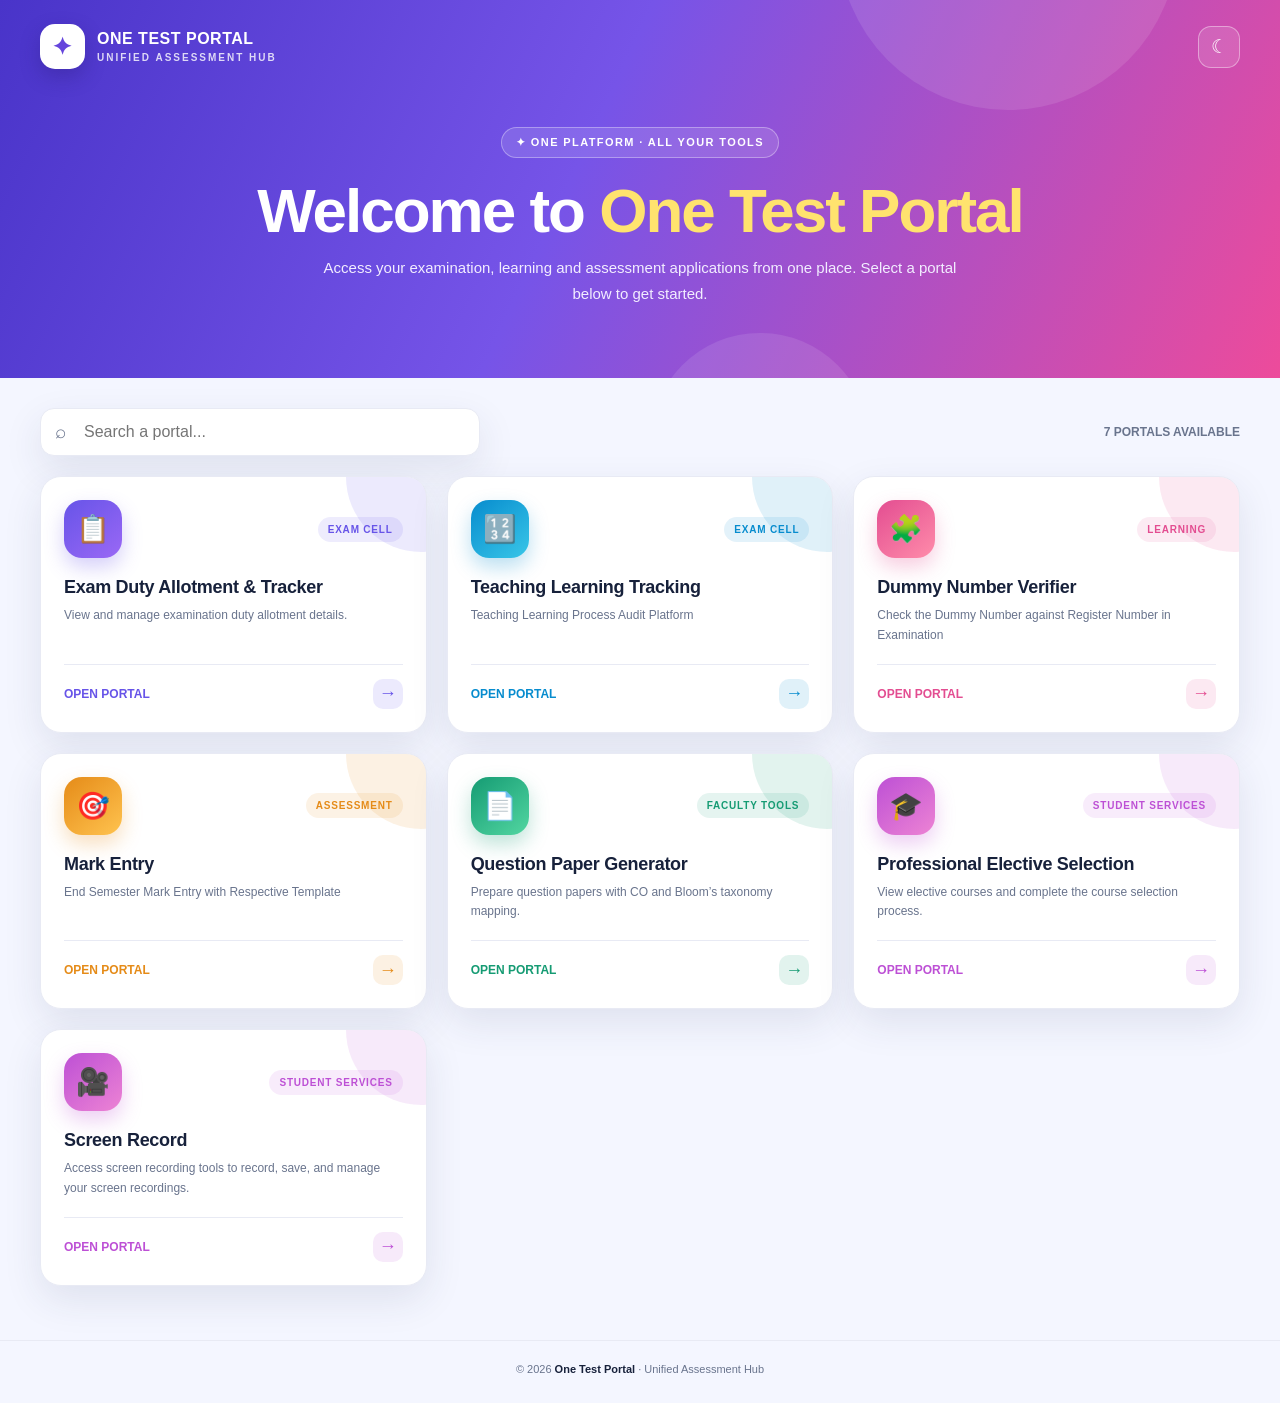
<file: index.html>
<!DOCTYPE html>
<html lang="en">
<head>
<meta charset="UTF-8">
<meta name="viewport" content="width=device-width, initial-scale=1.0">
<meta name="theme-color" content="#f5f7ff">
<title>One Test Portal | KCET</title>
<style>
:root{
 --bg:#f4f6ff;--ink:#17213b;--muted:#69748d;--panel:#fff;--line:#e8eaf4;
 --shadow:0 14px 38px rgba(37,48,92,.10);--nav:#fff;
}
[data-theme="dark"]{
 --bg:#101426;--ink:#f3f5ff;--muted:#aab3ca;--panel:#1a2138;--line:#303954;
 --shadow:0 16px 40px rgba(0,0,0,.25);--nav:#171e33;
}
*{box-sizing:border-box}
html{scroll-behavior:smooth}
body{margin:0;background:var(--bg);color:var(--ink);font-family:Arial,Helvetica,sans-serif;min-height:100vh;transition:.25s}
button,input{font:inherit}
.wrap{width:min(1200px,calc(100% - 36px));margin:auto}
header{position:relative;overflow:hidden;color:#fff;background:linear-gradient(115deg,#4934c9 0%,#7654e8 45%,#ed4b9b 100%);padding:24px 0 72px}
header:before,header:after{content:"";position:absolute;border-radius:50%;background:rgba(255,255,255,.10);pointer-events:none}
header:before{width:340px;height:340px;right:8%;top:-230px}
header:after{width:220px;height:220px;right:32%;bottom:-175px}
.nav{display:flex;align-items:center;justify-content:space-between;position:relative;z-index:1}
.brand{display:flex;align-items:center;gap:12px;font-weight:900;letter-spacing:.5px}
.logo{width:45px;height:45px;border-radius:15px;background:#fff;color:#6545dc;display:grid;place-items:center;font-size:24px;box-shadow:0 8px 20px #2a1b7c55}
.brand small{display:block;font-size:10px;letter-spacing:2px;font-weight:700;opacity:.8;margin-top:4px}
.theme{border:1px solid #ffffff66;background:#ffffff20;color:#fff;border-radius:13px;width:42px;height:42px;font-size:19px;cursor:pointer}
.hero{position:relative;z-index:1;text-align:center;padding:58px 0 0}
.tag{display:inline-block;background:#ffffff20;border:1px solid #ffffff55;border-radius:99px;padding:8px 14px;font-size:11px;letter-spacing:1.4px;font-weight:800;text-transform:uppercase}
h1{font-size:clamp(36px,6vw,62px);line-height:1.05;letter-spacing:-2px;margin:20px 0 12px}
.hero p{max-width:650px;margin:0 auto;color:#f2edff;font-size:15px;line-height:1.7}
main{padding:0 0 54px}
.tools{display:flex;align-items:center;justify-content:space-between;gap:15px;margin:30px 0 20px}
.searchbox{position:relative;max-width:440px;width:100%}
.searchbox span{position:absolute;left:15px;top:50%;transform:translateY(-50%);color:var(--muted);font-size:19px}
input{width:100%;height:48px;border:1px solid var(--line);border-radius:14px;background:var(--panel);color:var(--ink);padding:0 15px 0 43px;outline:none;box-shadow:var(--shadow)}
input:focus{border-color:#7860e8;box-shadow:0 0 0 4px #7860e822}
.counter{color:var(--muted);font-size:12px;font-weight:700}
.grid{display:grid;grid-template-columns:repeat(3,minmax(0,1fr));gap:20px}
.card{--tone:#6855e8;position:relative;isolation:isolate;overflow:hidden;min-height:226px;border-radius:21px;background:var(--panel);border:1px solid var(--line);box-shadow:var(--shadow);padding:23px;display:flex;flex-direction:column;text-decoration:none;color:var(--ink);transition:transform .25s,box-shadow .25s,border-color .25s;animation:appear .55s both}
.card:before{content:"";position:absolute;z-index:-1;width:150px;height:150px;right:-70px;top:-75px;border-radius:50%;background:var(--tone);opacity:.12;transition:.3s}
.card:hover{transform:translateY(-7px);border-color:var(--tone);box-shadow:0 20px 45px color-mix(in srgb,var(--tone) 20%,transparent)}
.card:hover:before{transform:scale(1.45);opacity:.2}
.cardhead{display:flex;align-items:center;justify-content:space-between}
.appicon{width:58px;height:58px;border-radius:18px;display:grid;place-items:center;font-size:27px;color:white;background:linear-gradient(140deg,var(--tone),var(--tone2));box-shadow:0 9px 20px color-mix(in srgb,var(--tone) 28%,transparent)}
.category{font-size:10px;text-transform:uppercase;letter-spacing:.8px;font-weight:800;color:var(--tone);background:color-mix(in srgb,var(--tone) 11%,transparent);padding:7px 10px;border-radius:99px}
.card h2{font-size:18px;margin:19px 0 8px;letter-spacing:-.3px}
.card p{font-size:12px;line-height:1.65;color:var(--muted);margin:0 0 18px}
.open{margin-top:auto;padding-top:14px;border-top:1px solid var(--line);display:flex;justify-content:space-between;align-items:center;font-size:12px;font-weight:800;color:var(--tone)}
.arrow{width:30px;height:30px;border-radius:10px;background:color-mix(in srgb,var(--tone) 12%,transparent);display:grid;place-items:center;font-size:18px;transition:.2s}
.card:hover .arrow{background:var(--tone);color:#fff;transform:translateX(3px)}
.empty{grid-column:1/-1;text-align:center;color:var(--muted);padding:55px 15px;background:var(--panel);border:1px dashed var(--line);border-radius:18px}
footer{border-top:1px solid var(--line);padding:22px 0 28px;text-align:center;color:var(--muted);font-size:11px}
footer b{color:var(--ink)}
@keyframes appear{from{opacity:0;transform:translateY(18px)}to{opacity:1;transform:translateY(0)}}
@media(max-width:900px){.grid{grid-template-columns:repeat(2,minmax(0,1fr))}}
@media(max-width:580px){
 .wrap{width:calc(100% - 26px)}header{padding-bottom:55px}.hero{padding-top:45px}h1{letter-spacing:-1.3px}
 .hero p{font-size:13px}.tools{align-items:stretch;flex-direction:column;margin-top:23px}.searchbox{max-width:none}
 .grid{grid-template-columns:1fr;gap:14px}.card{min-height:205px;padding:20px}
}
@media(prefers-reduced-motion:reduce){*,*:before,*:after{animation:none!important;transition:none!important;scroll-behavior:auto!important}}
</style>
</head>
<body>
<header>
 <div class="wrap">
  <nav class="nav">
   <div class="brand"><div class="logo">✦</div><div>ONE TEST PORTAL<small>UNIFIED ASSESSMENT HUB</small></div></div>
   <button class="theme" id="themeBtn" aria-label="Toggle theme" title="Toggle theme">☾</button>
  </nav>
  <section class="hero">
   <span class="tag">✦ One platform · All your tools</span>
   <h1>Welcome to <span style="color:#ffe36e">One Test Portal</span></h1>
   <p>Access your examination, learning and assessment applications from one place. Select a portal below to get started.</p>
  </section>
 </div>
</header>
<main class="wrap">
 <div class="tools">
  <div class="searchbox"><span>⌕</span><input id="search" type="search" placeholder="Search a portal..." autocomplete="off"></div>
  <div class="counter" id="counter"></div>
 </div>
 <section class="grid" id="grid" aria-label="Portal list"></section>
</main>
<footer><div class="wrap">© <span id="year"></span> <b>One Test Portal</b> · Unified Assessment Hub</div></footer>
<script>
/*
  LOCAL PAGE LINKS:
  Keep index.html and all portal HTML files in the SAME folder.
  Change each file value below to the exact filename in your project.
  Example: file: "examduty.html" opens that page in the SAME TAB.
*/
const portals = [
 {title:"Exam Duty Allotment & Tracker",desc:"View and manage examination duty allotment details.",icon:"📋",category:"Exam Cell",file:"examduty.html",tone:"#6754e8",tone2:"#9a68f5"},
 {title:"Teaching Learning Tracking",desc:"Teaching Learning Process Audit Platform",icon:"🔢",category:"Exam Cell",file:"TLV_Platform/index.html",tone:"#078cce",tone2:"#39c6e8"},
 {title:"Dummy Number Verifier",desc:"Check the Dummy Number against Register Number in Examination",icon:"🧩",category:"Learning",file:"Dummy_Number_Verifier/index.html",tone:"#e34d91",tone2:"#ff8caa"},
 {title:"Mark Entry",desc:"End Semester Mark Entry with Respective Template",icon:"🎯",category:"Assessment",file:"Mark Entry/index.html",tone:"#e58b18",tone2:"#ffc34f"},
 {title:"Question Paper Generator",desc:"Prepare question papers with CO and Bloom’s taxonomy mapping.",icon:"📄",category:"Faculty Tools",file:"questionpaper.html",tone:"#159b73",tone2:"#52d6a1"},
 {title:"Professional Elective Selection",desc:"View elective courses and complete the course selection process.",icon:"🎓",category:"Student Services",file:"elective.html",tone:"#bd50d5",tone2:"#ed83d4"},
 {title:"Screen Record",desc:"Access screen recording tools to record, save, and manage your screen recordings.",icon:"🎥",category:"Student Services",file:"screen_record/index.html",tone:"#bd50d5",tone2:"#ed83d4"}
];
const grid=document.getElementById("grid"), search=document.getElementById("search"), counter=document.getElementById("counter");
function esc(s){return String(s).replace(/[&<>"']/g,c=>({"&":"&amp;","<":"&lt;",">":"&gt;",'"':"&quot;","'":"&#39;"}[c]));}
function render(q=""){
 const list=portals.filter(p=>(p.title+" "+p.desc+" "+p.category).toLowerCase().includes(q.toLowerCase()));
 counter.textContent=`${list.length} PORTAL${list.length===1?"":"S"} AVAILABLE`;
 if(!list.length){grid.innerHTML='<div class="empty">No matching portal found. Try another search.</div>';return;}
 grid.innerHTML=list.map((p,i)=>`
 <a class="card" href="${esc(p.file)}" style="--tone:${p.tone};--tone2:${p.tone2};animation-delay:${i*70}ms" aria-label="Open ${esc(p.title)}">
  <div class="cardhead"><div class="appicon">${p.icon}</div><span class="category">${esc(p.category)}</span></div>
  <h2>${esc(p.title)}</h2><p>${esc(p.desc)}</p>
  <div class="open"><span>OPEN PORTAL</span><span class="arrow">→</span></div>
 </a>`).join("");
}
search.addEventListener("input",e=>render(e.target.value));
const themeBtn=document.getElementById("themeBtn");
function setTheme(t){document.documentElement.dataset.theme=t;themeBtn.textContent=t==="dark"?"☼":"☾";try{localStorage.setItem("one-test-theme",t)}catch(e){}}
let initial="light";try{initial=localStorage.getItem("one-test-theme")||"light"}catch(e){}
setTheme(initial==="dark"?"dark":"light");
themeBtn.addEventListener("click",()=>setTheme(document.documentElement.dataset.theme==="dark"?"light":"dark"));
document.getElementById("year").textContent=new Date().getFullYear();
render();
</script>
</body>
</html>
</file>
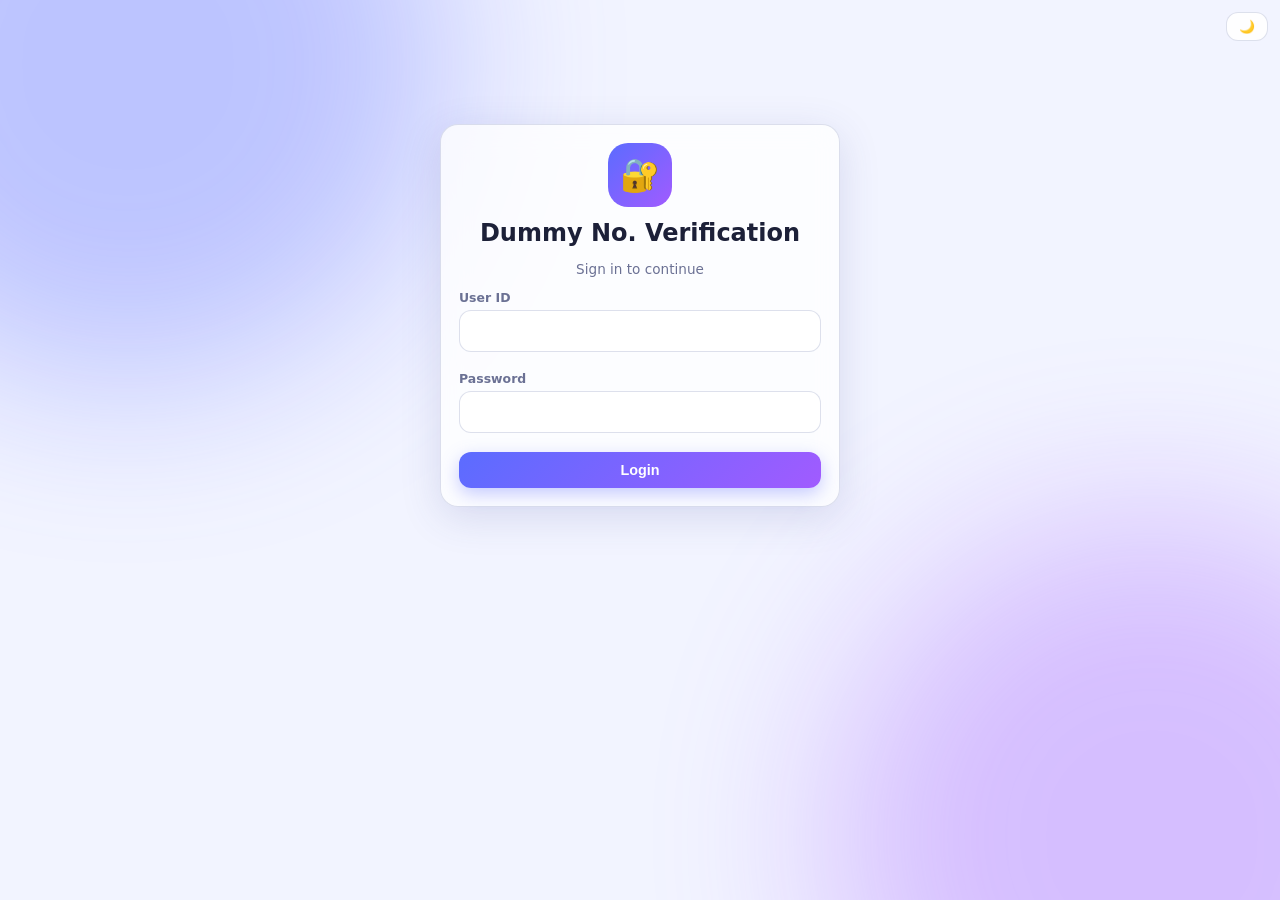
<file: Dummy_Number_Verifier/index.html>
<!DOCTYPE html><html lang="en"><head><meta charset="utf-8"><meta name="viewport" content="width=device-width,initial-scale=1"><title>Login · Dummy Verification</title><link rel="stylesheet" href="app.css"></head>
<body><button class="btn g s tg" style="position:fixed;top:12px;right:12px"></button>
<div class="wrap"><div class="card login" style="text-align:center"><div class="logo">🔐</div><h2 style="margin:0">Dummy No. Verification</h2><p class="mu">Sign in to continue</p>
<div style="text-align:left"><label>User ID</label><input id="id" autocomplete="username"><br><br><label>Password</label><input id="pw" type="password" autocomplete="current-password"><br><br>
<button class="btn" style="width:100%" id="go">Login</button></div></div></div>
<script src="app.js"></script><script>
const dest=r=>r=='admin'?'admin.html':r=='verifier'?'verifier.html':null;
const u=JSON.parse(sessionStorage.getItem('user')||'null');if(u&&dest(u.role))location.replace(dest(u.role));else sessionStorage.clear();
async function login(){const id=$('#id').value.trim(),pw=$('#pw').value;if(!id||!pw)return toast('Enter ID and password','e');
 const r=await api('login',{id,password:pw});sessionStorage.setItem('tk',r.token);sessionStorage.setItem('user',JSON.stringify(r.user));
 if(!dest(r.user.role)){sessionStorage.clear();return toast('Role must be admin or verifier in Users sheet','e');}
 location.replace(dest(r.user.role));}
$('#go').onclick=login;$('#pw').onkeydown=e=>{if(e.key=='Enter')login();};
</script></body></html>
</file>
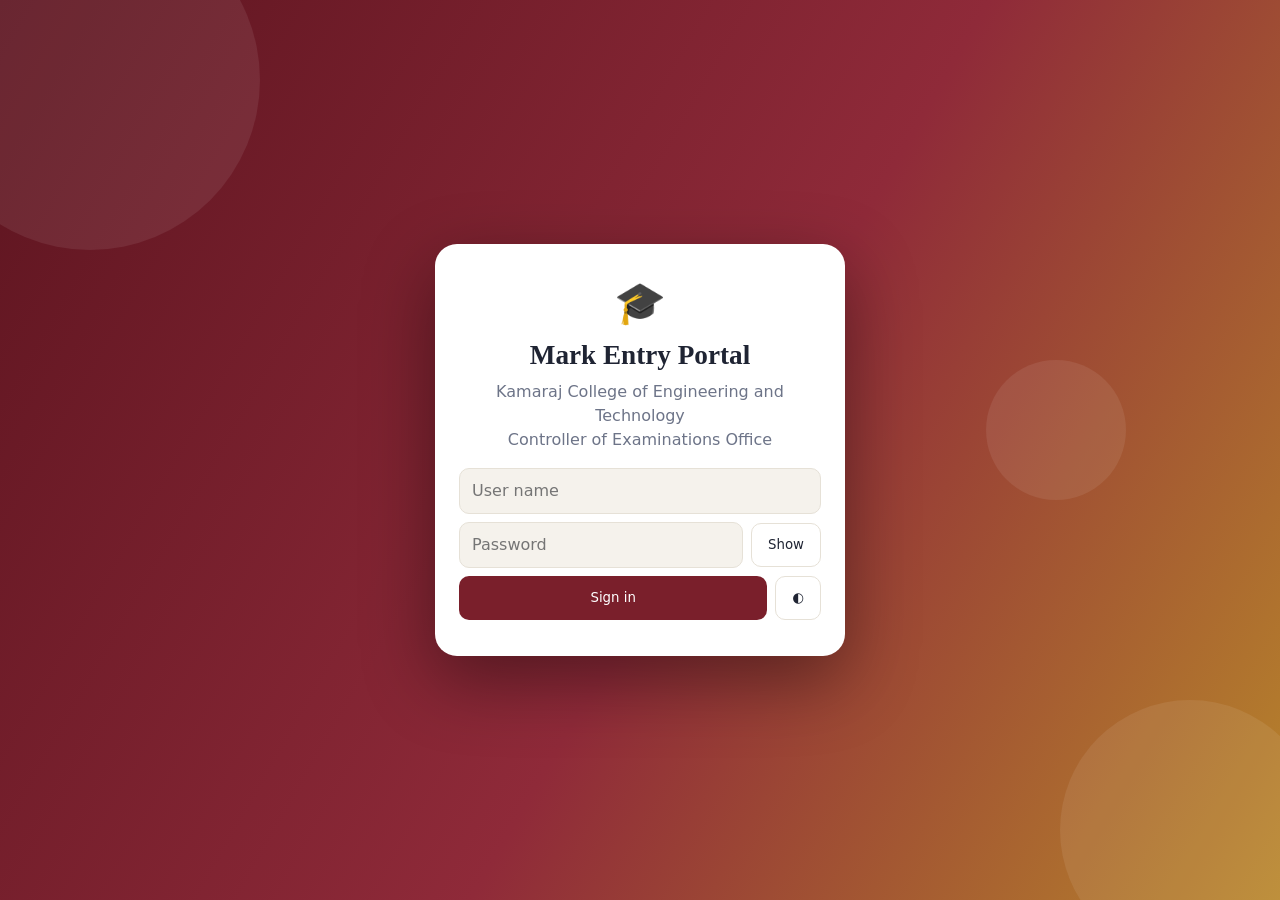
<file: Mark Entry/index.html>
<!DOCTYPE html><html lang="en"><head><meta charset="utf-8"><meta name="viewport" content="width=device-width,initial-scale=1,viewport-fit=cover"><link rel="stylesheet" href="app.css"><title>COE Mark Entry · KCET</title></head>
<body><div class="login"><i></i><i></i><i></i><div class="lc"><div class="crest">🎓</div><h2 style="text-align:center">Mark Entry Portal</h2><p class="mu" style="text-align:center;margin-top:4px">Kamaraj College of Engineering and Technology<br>Controller of Examinations Office</p>
<div class="row"><input id="u" class="grow" placeholder="User name" autocomplete="off" autocapitalize="off" spellcheck="false"></div>
<div class="row"><input id="p" class="grow" type="password" placeholder="Password" autocomplete="off" autocapitalize="off" spellcheck="false"><button class="g" type="button" id="e">Show</button></div>
<div class="row"><button id="b" class="grow">Sign in</button><button class="g" onclick="theme()" aria-label="Theme">◐</button></div><p id="m" style="color:var(--er);text-align:center;margin:6px 0 0"></p></div></div>
<script src="config.js"></script><script src="app.js"></script><script>
if(S)location=S.role+'.html';
$('#e').onclick=()=>{const p=$('#p');p.type=p.type=='password'?'text':'password';$('#e').textContent=p.type=='password'?'Show':'Hide'};
$('#p').addEventListener('keydown',e=>{if(e.key==='Enter')go()});$('#u').addEventListener('keydown',e=>{if(e.key==='Enter')$('#p').focus()});$('#b').onclick=go;
async function go(){const b=$('#b');b.disabled=true;b.textContent='Signing in…';const r=await api('login',{u:$('#u').value.trim(),p:$('#p').value.trim()});
if(r.ok){sessionStorage.cu=JSON.stringify(r);location=r.role+'.html'}else{$('#m').textContent=r.msg;b.disabled=false;b.textContent='Sign in'}}
</script></body></html>
</file>
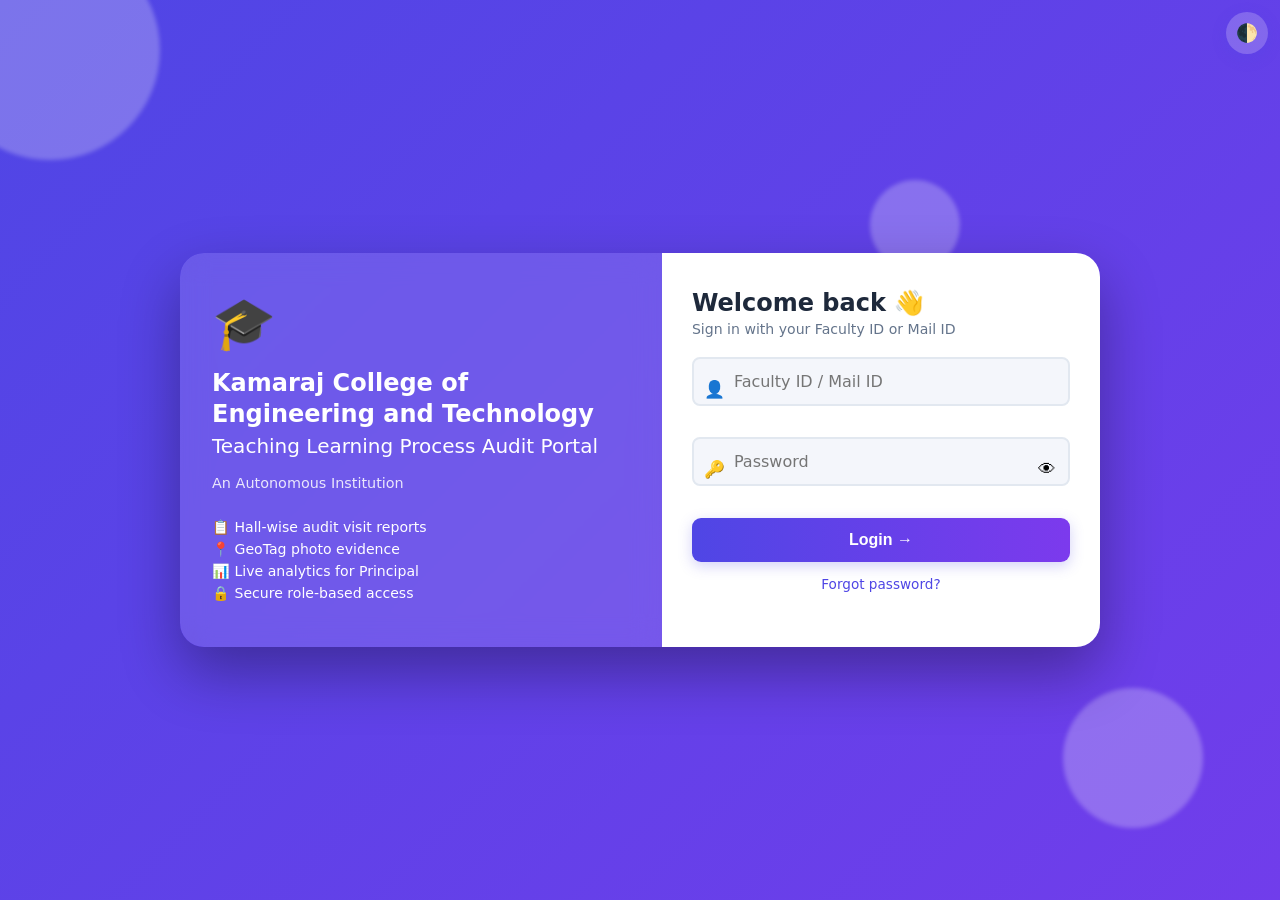
<file: TLV_Platform/index.html>
<!doctype html><html lang=en><head><meta charset=utf-8><meta name=viewport content="width=device-width,initial-scale=1,viewport-fit=cover"><title>TLV Audit Portal – Login</title><link rel=stylesheet href=style.css>
<style>
body{min-height:100vh;display:grid;place-items:center;padding:16px;overflow-x:hidden;background:linear-gradient(135deg,#4f46e5,#7c3aed,#06b6d4,#4f46e5);background-size:400% 400%;animation:bg 14s ease infinite}
[data-theme=dark] body{background:linear-gradient(135deg,#0f172a,#312e81,#1e1b4b,#0f172a);background-size:400% 400%}
@keyframes bg{50%{background-position:100% 50%}}
.blob{position:fixed;border-radius:50%;filter:blur(2px);opacity:.25;background:#fff;animation:fl 12s ease-in-out infinite;pointer-events:none}
.blob:nth-child(1){width:220px;height:220px;top:-60px;left:-60px}.blob:nth-child(2){width:140px;height:140px;bottom:8%;right:6%;animation-delay:-4s}.blob:nth-child(3){width:90px;height:90px;top:20%;right:25%;animation-delay:-8s}
@keyframes fl{50%{transform:translate(30px,-40px) scale(1.15)}}
.wrap{display:grid;grid-template-columns:1.1fr 1fr;width:min(920px,100%);border-radius:24px;overflow:hidden;box-shadow:0 25px 60px #0005;animation:pop .7s cubic-bezier(.2,.9,.3,1.2) both;position:relative;z-index:1}
@keyframes pop{from{opacity:0;transform:translateY(40px) scale(.94)}}
.hero{padding:40px 32px;color:#fff;background:#ffffff1f;backdrop-filter:blur(14px);display:flex;flex-direction:column;justify-content:center;gap:14px}
.logo{font-size:3.2rem;animation:bob 3s ease-in-out infinite;display:inline-block}@keyframes bob{50%{transform:translateY(-10px) rotate(-6deg)}}
.hero h1{margin:0;font-size:1.5rem;line-height:1.3}.hero p{margin:0;opacity:.85;font-size:.9rem}
.hero li{list-style:none;margin:6px 0;font-size:.88rem;opacity:0;animation:up .6s forwards}.hero li:nth-child(2){animation-delay:.3s}.hero li:nth-child(3){animation-delay:.6s}.hero li:nth-child(4){animation-delay:.9s}.hero ul{padding:0;margin:8px 0 0}
.panel{background:var(--card);padding:36px 30px;position:relative}
.panel h2{margin:0 0 4px}.panel .sub{color:var(--mut);font-size:.88rem;margin:0 0 20px}
.fld{position:relative;margin-bottom:16px}.fld span.ic{z-index:2;position:absolute;left:12px;top:50%;transform:translateY(-50%);font-size:1.05rem;pointer-events:none}
.fld input{position:relative;z-index:1;padding:13px 44px 13px 40px;border-width:2px;transition:border .2s,box-shadow .2s}.fld input:focus{outline:0;border-color:var(--pri);box-shadow:0 0 0 4px #4f46e528}
.fld.err input{border-color:var(--bad)}.fld .eye{z-index:2;position:absolute;right:6px;top:50%;transform:translateY(-50%);background:none;border:0;font-size:1.1rem;cursor:pointer;padding:8px}
.msg{color:var(--bad);font-size:.78rem;min-height:1em;margin-top:3px}
.shake{animation:sh .4s}@keyframes sh{25%{transform:translateX(-8px)}75%{transform:translateX(8px)}}
.go{width:100%;padding:13px;font-size:1rem;font-weight:600;background:linear-gradient(90deg,var(--pri),var(--pri2));position:relative;overflow:hidden}
.go.busy{pointer-events:none;opacity:.8}.go.busy::after{content:"";width:16px;height:16px;border:3px solid #fff;border-top-color:transparent;border-radius:50%;display:inline-block;margin-left:10px;vertical-align:middle;animation:sp .7s linear infinite}
.lnk{display:block;text-align:center;margin-top:14px;font-size:.85rem;color:var(--pri);text-decoration:none}.lnk:hover{text-decoration:underline}
.th{position:fixed;top:12px;right:12px;z-index:5;border-radius:50%;width:42px;height:42px;padding:0;font-size:1.1rem;background:#ffffff35}
.view{animation:up .4s both}.meter{height:5px;border-radius:3px;background:var(--bd);overflow:hidden;margin:-8px 0 14px}.meter i{display:block;height:100%;width:0;transition:width .3s,background .3s}
@media(max-width:700px){.wrap{grid-template-columns:1fr}.hero{padding:22px 20px;flex-direction:row;flex-wrap:wrap;align-items:center}.hero ul{display:none}.logo{font-size:2.2rem}.hero h1{font-size:1.1rem;flex:1}.hero p{display:none}.panel{padding:24px 20px}}
</style></head><body>
<i class=blob></i><i class=blob></i><i class=blob></i>
<button class="btn th" onclick=toggleTheme() aria-label=Theme>🌓</button>
<div class=wrap>
 <section class=hero><span class=logo>🎓</span><h1>Kamaraj College of Engineering and Technology<br><small style="font-weight:400">Teaching Learning Process Audit Portal</small></h1>
  <p>An Autonomous Institution</p><ul><li>📋 Hall-wise audit visit reports</li><li>📍 GeoTag photo evidence</li><li>📊 Live analytics for Principal</li><li>🔒 Secure role-based access</li></ul></section>
 <section class=panel>
  <div id=v1 class=view><h2>Welcome back 👋</h2><p class=sub>Sign in with your Faculty ID or Mail ID</p>
   <form id=f1 novalidate>
    <div class=fld id=g1><span class=ic>👤</span><input id=id placeholder="Faculty ID / Mail ID" autocomplete=username><div class=msg></div></div>
    <div class=fld id=g2><span class=ic>🔑</span><input id=pw type=password placeholder="Password" autocomplete=current-password><button type=button class=eye data-eye=pw>👁</button><div class=msg></div></div>
    <button class="btn go" id=go>Login →</button></form>
   <a href=# class=lnk id=fg>Forgot password?</a></div>
  <div id=v2 class=view hidden><h2>Set new password 🔐</h2><p class=sub>First login – choose a password of your own</p>
   <div class=fld id=g3><span class=ic>🔑</span><input id=np type=password placeholder="New password (min 6)" autocomplete=new-password><button type=button class=eye data-eye=np>👁</button><div class=msg></div></div>
   <div class=meter><i id=mt></i></div>
   <div class=fld id=g4><span class=ic>✅</span><input id=np2 type=password placeholder="Confirm password" autocomplete=off autocapitalize=off spellcheck=false><button type=button class=eye data-eye=np2>👁</button><div class=msg></div></div>
   <button class="btn go" id=sv>Save &amp; Continue →</button></div>
  <div id=v3 class=view hidden><h2>Reset password 📧</h2><p class=sub>A temporary password will be mailed to you</p>
   <div class=fld id=g5><span class=ic>✉️</span><input id=ml type=email placeholder="Registered Mail ID" autocomplete=email><div class=msg></div></div>
   <button class="btn go" id=rs>Send temporary password</button><a href=# class=lnk id=bk>← Back to login</a></div>
 </section></div>
<script src=common.js></script><script>
const pages={Admin:'admin.html',Principal:'principal.html',Faculty:'faculty.html'};let U;
const go=()=>location=pages[U.role]||'faculty.html';
const show=v=>['v1','v2','v3'].forEach(x=>{$('#'+x).hidden=x!==v;});
function bad(g,m){const e=$('#'+g);e.classList.add('err','shake');$('.msg',e).textContent=m;$('input',e).focus();setTimeout(()=>e.classList.remove('shake'),450);}
function clr(){document.querySelectorAll('.fld').forEach(e=>{e.classList.remove('err');$('.msg',e).textContent='';});}
document.querySelectorAll('input').forEach(i=>i.addEventListener('input',clr));
document.querySelectorAll('[data-eye]').forEach(b=>b.onclick=()=>{const i=$('#'+b.dataset.eye);i.type=i.type==='password'?'text':'password';b.textContent=i.type==='password'?'👁':'🙈';});
async function busy(btn,fn){btn.classList.add('busy');try{await fn();}catch(e){}btn.classList.remove('busy');}
$('#f1').onsubmit=async e=>{e.preventDefault();clr();
 if(!$('#id').value.trim())return bad('g1','Enter your Faculty ID or Mail ID');
 if(!$('#pw').value)return bad('g2','Please enter your password');
 busy($('#go'),async()=>{const r=await api('login',{id:$('#id').value,password:$('#pw').value},1);sessionStorage.t=r.token;sessionStorage.u=JSON.stringify(U=r.user);if(r.first)show('v2');else go();});};
$('#np').oninput=e=>{const v=e.target.value,s=(v.length>=6)+(/[A-Z]/.test(v)&&/[a-z]/.test(v))+/\d/.test(v)+/[^\w]/.test(v);$('#mt').style.width=s*25+'%';$('#mt').style.background=['#dc2626','#dc2626','#f59e0b','#16a34a','#16a34a'][s];};
$('#sv').onclick=()=>{clr();if(!$('#np').value)return bad('g3','Please enter a new password');if($('#np').value.length<6)return bad('g3','Minimum 6 characters');if(!$('#np2').value)return (toast('Confirm password not entered'),bad('g4','Confirm password not entered – please re-type it'));if($('#np').value!==$('#np2').value)return bad('g4','Passwords do not match');
 busy($('#sv'),async()=>{await api('changePassword',{newPass:$('#np').value},1);go();});};
$('#np2').addEventListener('input',()=>{const m=$('#np2').value===$('#np').value;$('.msg',$('#g4')).style.color=m?'var(--ok)':'var(--bad)';$('.msg',$('#g4')).textContent=$('#np2').value?(m?'✔ Passwords match':'Passwords do not match yet'):'';});
$('#np2').addEventListener('keydown',e=>{if(e.key==='Enter')$('#sv').click();});
$('#fg').onclick=e=>{e.preventDefault();show('v3');};$('#bk').onclick=e=>{e.preventDefault();show('v1');};
$('#rs').onclick=()=>{clr();if(!/\S+@\S+\.\S+/.test($('#ml').value))return bad('g5','Enter a valid mail ID');
 busy($('#rs'),async()=>{await api('forgot',{id:$('#ml').value},1);toast('If the mail is registered, a temporary password has been sent');show('v1');});};
</script></body></html>
</file>
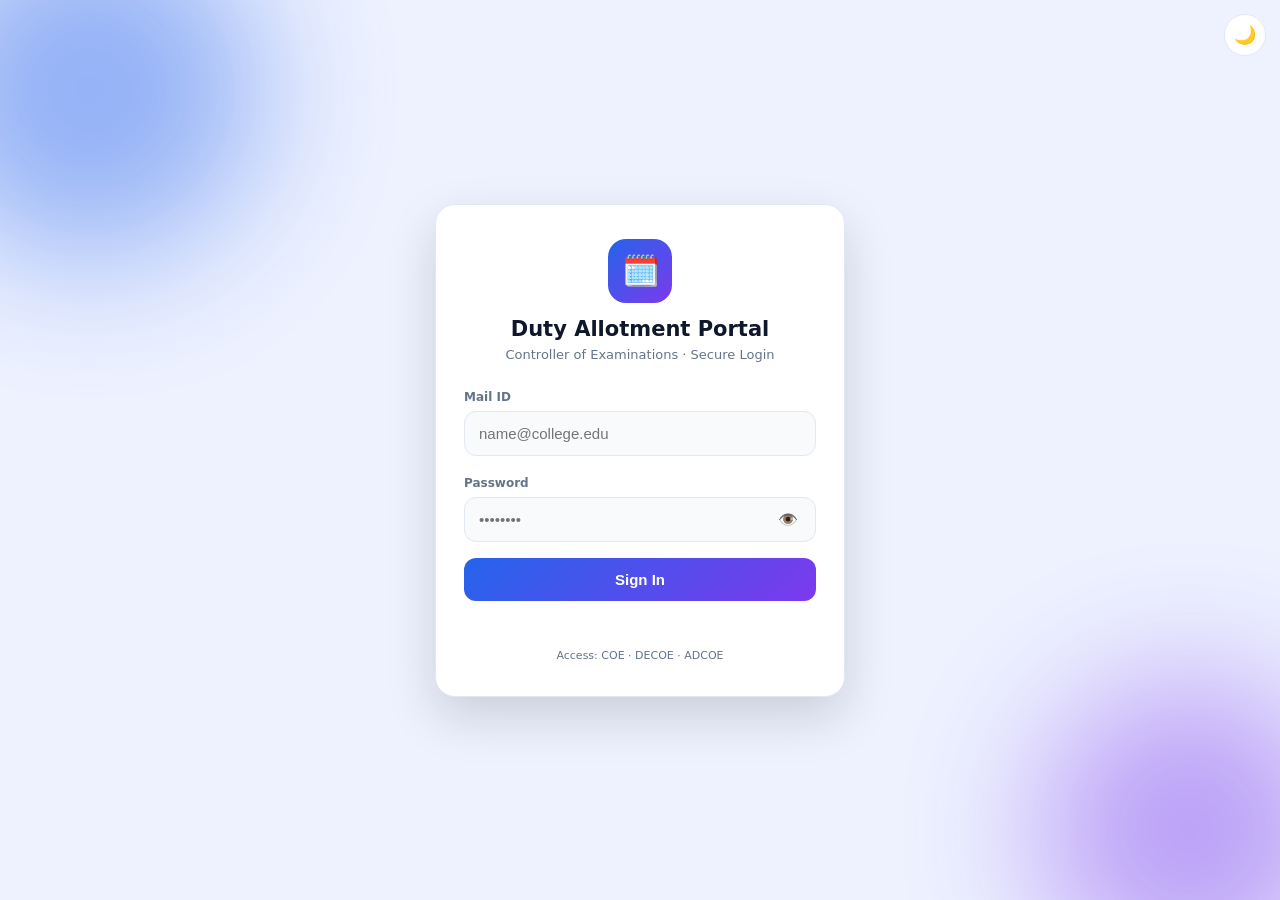
<file: examduty.html>
<!DOCTYPE html>
<html lang="en" data-theme="light">
<head>
<meta charset="UTF-8">
<meta name="viewport" content="width=device-width, initial-scale=1">
<title>Duty Allotment Portal – Login</title>
<style>
:root{--bg:#eef2ff;--card:#fff;--tx:#0f172a;--mut:#64748b;--pri:#2563eb;--pri2:#7c3aed;--bd:#e2e8f0;--inp:#f8fafc}
[data-theme=dark]{--bg:#0b1020;--card:#151b2f;--tx:#e5e7eb;--mut:#94a3b8;--bd:#263154;--inp:#0f1426}
*{box-sizing:border-box}
body{margin:0;min-height:100vh;display:grid;place-items:center;font-family:'Segoe UI',system-ui,sans-serif;background:var(--bg);color:var(--tx);overflow:hidden;padding:16px;transition:.3s}
.blob{position:fixed;border-radius:50%;filter:blur(70px);opacity:.45;animation:float 12s ease-in-out infinite;z-index:0}
.b1{width:340px;height:340px;background:var(--pri);top:-80px;left:-80px}
.b2{width:300px;height:300px;background:var(--pri2);bottom:-80px;right:-60px;animation-delay:-5s}
@keyframes float{50%{transform:translate(40px,30px) scale(1.15)}}
.card{position:relative;z-index:1;width:100%;max-width:410px;background:var(--card);border:1px solid var(--bd);border-radius:20px;padding:34px 28px;box-shadow:0 20px 50px rgba(0,0,0,.15);animation:pop .7s cubic-bezier(.2,.9,.3,1.2)}
@keyframes pop{from{opacity:0;transform:translateY(30px) scale(.95)}}
.logo{width:64px;height:64px;margin:0 auto 14px;border-radius:18px;background:linear-gradient(135deg,var(--pri),var(--pri2));display:grid;place-items:center;font-size:30px;animation:pulse 2.5s infinite}
@keyframes pulse{50%{box-shadow:0 0 0 12px rgba(37,99,235,.12)}}
h1{margin:0;text-align:center;font-size:21px}
p.sub{text-align:center;color:var(--mut);margin:6px 0 24px;font-size:13px}
label{font-size:12px;font-weight:600;color:var(--mut)}
.f{position:relative;margin:6px 0 16px}
input{width:100%;padding:13px 14px;border:1.5px solid var(--bd);border-radius:12px;background:var(--inp);color:var(--tx);font-size:15px;outline:0;transition:.2s}
input:focus{border-color:var(--pri);box-shadow:0 0 0 4px rgba(37,99,235,.15)}
.eye{position:absolute;right:12px;top:50%;transform:translateY(-50%);cursor:pointer;background:none;border:0;font-size:16px}
button.go{width:100%;padding:13px;border:0;border-radius:12px;color:#fff;font-weight:700;font-size:15px;cursor:pointer;background:linear-gradient(135deg,var(--pri),var(--pri2));transition:.2s}
button.go:hover{transform:translateY(-2px);box-shadow:0 8px 20px rgba(37,99,235,.35)}
button.go:disabled{opacity:.7;cursor:wait}
.err{color:#ef4444;font-size:13px;text-align:center;min-height:18px;margin-top:12px}
.err.shake{animation:shake .4s}
@keyframes shake{25%{transform:translateX(-6px)}75%{transform:translateX(6px)}}
.th{position:fixed;top:14px;right:14px;z-index:2;width:42px;height:42px;border-radius:50%;border:1px solid var(--bd);background:var(--card);cursor:pointer;font-size:18px}
.spin{display:inline-block;width:15px;height:15px;border:2px solid #fff6;border-top-color:#fff;border-radius:50%;animation:r .7s linear infinite;vertical-align:middle;margin-right:6px}
@keyframes r{to{transform:rotate(360deg)}}
.foot{text-align:center;font-size:11px;color:var(--mut);margin-top:18px}
</style>
</head>
<body>
<div class="blob b1"></div><div class="blob b2"></div>
<button class="th" id="th" title="Toggle theme">🌙</button>
<div class="card">
  <div class="logo">🗓️</div>
  <h1>Duty Allotment Portal</h1>
  <p class="sub">Controller of Examinations · Secure Login</p>
  <label>Mail ID</label>
  <div class="f"><input id="mail" type="email" placeholder="name@college.edu" autocomplete="username"></div>
  <label>Password</label>
  <div class="f"><input id="pass" type="password" placeholder="••••••••" autocomplete="current-password"><button class="eye" id="eye" type="button">👁️</button></div>
  <button class="go" id="go">Sign In</button>
  <div class="err" id="err"></div>
  <div class="foot">Access: COE · DECOE · ADCOE</div>
</div>
<script>
const GAS_URL = 'https://script.google.com/macros/s/AKfycbw06BDOUogt7v9QDFZmJ7VzlB7LD4SWMfkjRlgMGofM8DQt1yRAfSLnSCh3zKJUFdIP/exec';   // <-- paste /exec URL

const $ = id => document.getElementById(id);
function setTheme(t){document.documentElement.dataset.theme=t;$('th').textContent=t==='dark'?'☀️':'🌙';localStorage.setItem('theme',t)}
setTheme(localStorage.getItem('theme')||(matchMedia('(prefers-color-scheme:dark)').matches?'dark':'light'));
$('th').onclick=()=>setTheme(document.documentElement.dataset.theme==='dark'?'light':'dark');
$('eye').onclick=()=>$('pass').type=$('pass').type==='password'?'text':'password';
if(sessionStorage.getItem('duty_user')) location.replace('duty.html');

async function login(){
  const mail=$('mail').value.trim(), pass=$('pass').value;
  const e=$('err'); e.classList.remove('shake');
  if(!mail||!pass){e.textContent='Enter Mail ID and Password';void e.offsetWidth;e.classList.add('shake');return}
  if(GAS_URL.startsWith('PASTE')){e.textContent='Set GAS_URL in the code first';return}
  $('go').disabled=true;$('go').innerHTML='<span class="spin"></span>Signing in…';e.textContent='';
  try{
    const r=await (await fetch(GAS_URL,{method:'POST',body:JSON.stringify({action:'login',mail,pass})})).json();
    if(r.ok){
      sessionStorage.setItem('duty_user',JSON.stringify({name:r.name,designation:r.designation,mail,pass}));
      location.href='duty.html?name='+encodeURIComponent(r.name);
    }else throw new Error(r.msg);
  }catch(x){e.textContent=x.message||'Connection error';void e.offsetWidth;e.classList.add('shake')}
  $('go').disabled=false;$('go').textContent='Sign In';
}
$('go').onclick=login;
document.addEventListener('keydown',e=>{if(e.key==='Enter')login()});
</script>
</body>
</html>
</file>
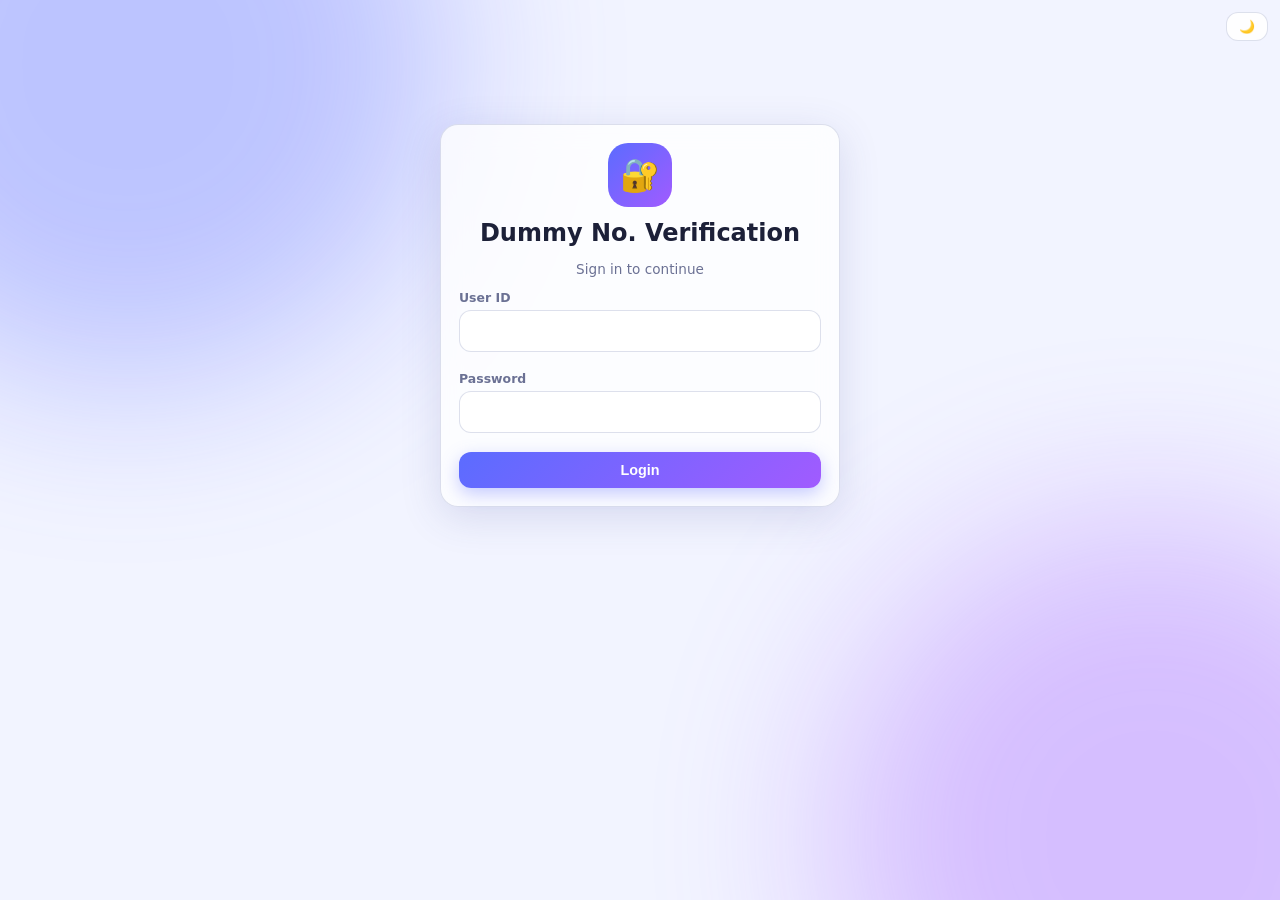
<file: Dummy_Number_Verifier/verifier.html>
<!DOCTYPE html><html lang="en"><head><meta charset="utf-8"><meta name="viewport" content="width=device-width,initial-scale=1"><title>Verifier</title><link rel="stylesheet" href="app.css"></head>
<body><div class="top"><h1>✅ Verifier · <span id="me"></span></h1><button class="btn g s tg"></button><button class="btn g s" onclick="logout()">Logout</button></div>
<div class="wrap">
<div class="card"><div class="g2"><div><label>Date</label><select id="d"></select></div><div><label>Session</label><select id="s"></select></div><button class="btn" id="load">Open</button></div></div>
<div class="card hide" id="box"><div style="display:flex;justify-content:space-between;align-items:center;gap:8px;flex-wrap:wrap"><b id="ttl"></b><span class="chip" id="lk"></span></div>
<p class="mu" id="pg" style="margin:8px 0 4px"></p><div class="bar"><i id="pb"></i></div><div id="list" style="margin-top:8px"></div>
<br><button class="btn" id="cf" style="width:100%">Confirm &amp; Lock Session</button></div></div>
<script src="app.js"></script><script>
const me=guard('verifier');if(!me)throw new Error('redirect');$('#me').textContent=me.name;
let S=[],items=[],locked=false;
async function init(){
 try{S=(await api('sessions')).rows;}catch(e){$('#d').innerHTML='<option value="">Load failed: '+esc(e.message)+'</option>';$('#s').innerHTML='';return;}
 const ds=[...new Set(S.map(x=>x.date))];
 $('#d').innerHTML=ds.length?ds.map(d=>`<option>${esc(d)}</option>`).join(''):'<option value="">No data found in Data sheet</option>';fill();}
function fill(){const x=S.filter(r=>r.date==$('#d').value);
 $('#s').innerHTML=x.map(r=>`<option value="${r.session}" ${r.locked?'disabled':''}>${r.session} – ${r.done}/${r.total}${r.locked?' 🔒 Locked':''}</option>`).join('');}
$('#d').onchange=fill;
async function load(){const d=$('#d').value,s=$('#s').value;if(!d||!s)return toast('No open session for this date – locked by admin','e');
 const r=await api('list',{date:d,session:s});items=r.items;locked=r.locked;
 $('#box').classList.remove('hide');$('#ttl').textContent=`${d} · ${s} · ${items.length} entries`;
 $('#lk').textContent=locked?'🔒 Locked (view only)':'Open';$('#lk').className='chip '+(locked?'l':'');
 $('#list').innerHTML=items.map((it,i)=>`<div class="vr ${cls(it.status)}" style="animation-delay:${Math.min(i,20)*25}ms"><b class="dn">${esc(it.dummy)}</b><span class="pf">${esc(it.prefix)}</span><input autocomplete="off" autocapitalize="characters" placeholder="remaining digits" value="${esc(it.typed)}" ${locked?'disabled':''}><span class="st ${cls(it.status)}">${ic(it.status)}</span></div>`).join('');
 prog();}
const cls=s=>s=='OK'?'ok':s=='WRONG'?'bad':'',ic=s=>s=='OK'?'✔':s=='WRONG'?'✖':'';
function prog(){const n=items.filter(i=>i.typed).length;$('#pg').textContent=`${n} of ${items.length} entered`;
 $('#pb').style.width=(items.length?n/items.length*100:0)+'%';$('#cf').disabled=locked||n<items.length;$('#cf').classList.toggle('hide',locked);}
const L=$('#list');
L.addEventListener('focusout',async e=>{if(e.target.tagName!='INPUT')return;
 const row=e.target.closest('.vr'),i=[...L.children].indexOf(row),it=items[i],v=e.target.value.trim().toUpperCase();e.target.value=v;
 if(v==it.typed)return;
 try{const r=await api('save',{date:$('#d').value,session:$('#s').value,dummy:it.dummy,typed:v},true);
  it.typed=v;it.status=r.status;row.className='vr '+cls(r.status);const st=row.querySelector('.st');st.className='st '+cls(r.status);st.textContent=ic(r.status);prog();}
 catch(x){e.target.focus();}});
L.addEventListener('keydown',e=>{if(e.key=='Enter'&&e.target.tagName=='INPUT'){e.preventDefault();const n=e.target.closest('.vr').nextElementSibling;n?n.querySelector('input').focus():e.target.blur();}});
$('#load').onclick=load;
$('#cf').onclick=async()=>{const w=items.filter(i=>i.status=='WRONG').length;
 if(!confirm(`Confirm all ${items.length} entries?`+(w?`\n${w} mismatch(es) will be flagged to admin.`:'')+'\nThe session will be locked.'))return;
 await api('confirm',{date:$('#d').value,session:$('#s').value});toast('Confirmed & locked','k');$('#box').classList.add('hide');await init();};
init();
</script></body></html>
</file>
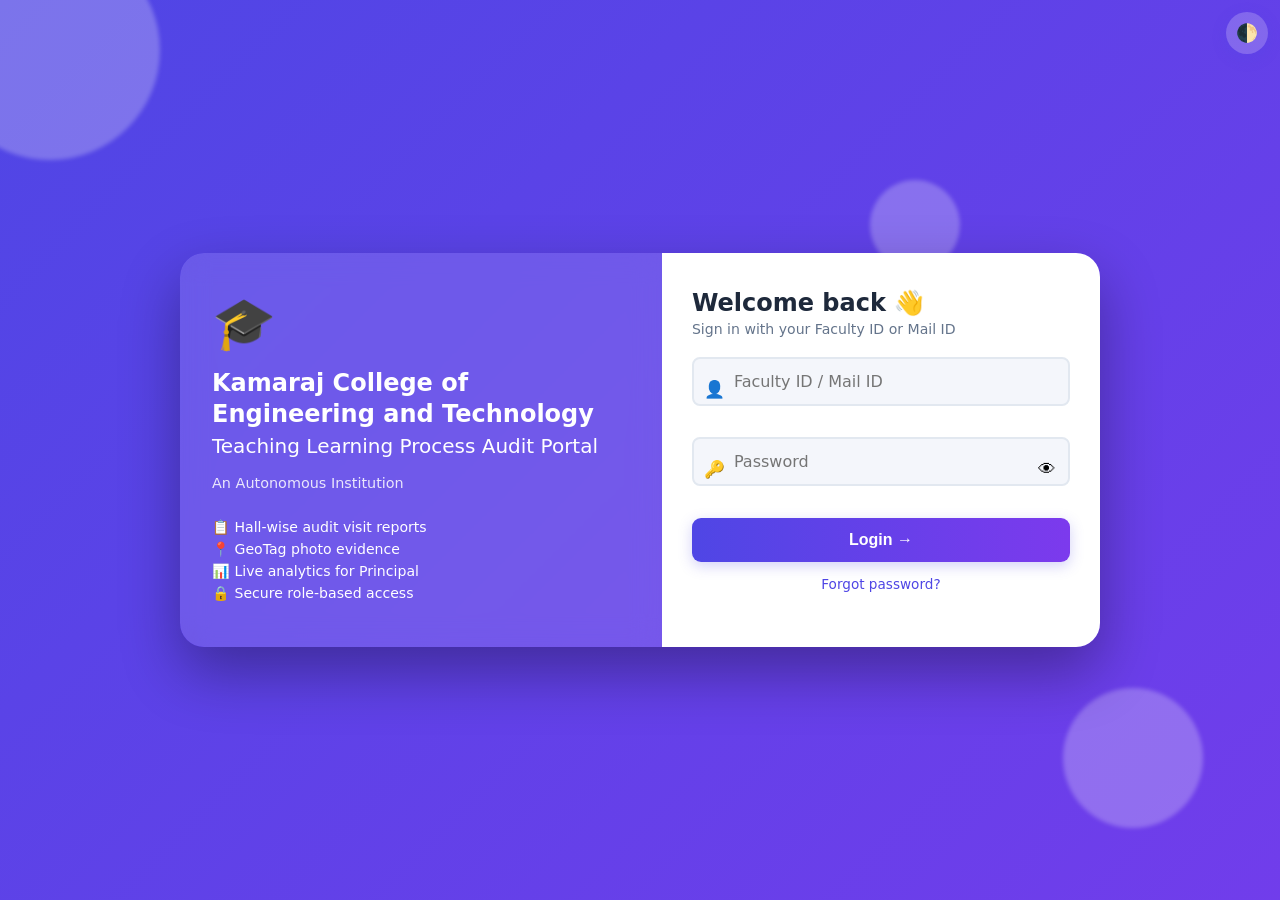
<file: TLV_Platform/admin.html>
<!doctype html><html lang=en><head><meta charset=utf-8><meta name=viewport content="width=device-width,initial-scale=1,viewport-fit=cover"><title>Admin</title><link rel=stylesheet href=style.css></head><body>
<header class=top></header><main><div class="tabs nav" id=tb></div><div id=pn></div></main><script src=common.js></script><script>
if(boot('Admin','⚙️ Admin – TLV Portal')){
const depts=()=>[...new Set(D.Users.map(u=>u.Dept))].filter(Boolean);
const IC={Users:'👥',Halls:'🏫','Squad Duty':'🛡️',Questionnaire:'❓',Reports:'📊'};
const T={
 'Users':()=>crud($('#pn'),{sheet:'Users',title:'Users',cols:['FacultyID','MailID','FacultyName','Dept','Role'],tpl:['FacultyID','MailID','FacultyName','Password','Dept','Role'],
  fields:[{k:'FacultyID',label:'Faculty ID',req:1},{k:'MailID',label:'Mail ID'},{k:'FacultyName',label:'Name',req:1},{k:'Dept',label:'Dept'},{k:'Password',label:'Set/Reset Password'},{k:'Role',label:'Role',type:'select',opts:()=>['Faculty','Admin','Principal']}]}),
 'Halls':()=>crud($('#pn'),{sheet:'Halls',title:'Hall Details',fields:[{k:'HallNo',label:'Hall No',req:1},{k:'Block',label:'Block'},{k:'Floor',label:'Floor'}]}),
 'Squad Duty':async()=>{await Promise.all([ld('Users'),ld('Halls')]);crud($('#pn'),{sheet:'Duties',title:'Squad Member Duty Allotment',cols:['Date','HallNo','Type','FacultyID','FacultyName','Dept','VisitTime','OpenTime'],tpl:['Date','HallNo','Type','FacultyID','VisitTime','OpenTime'],
  fields:[{k:'Date',label:'Date',type:'date',req:1},{k:'HallNo',label:'Halls (select one by one)',type:'multi',opts:()=>D.Halls.map(h=>h.HallNo)},{k:'Type',label:'Lab / Class',type:'select',opts:()=>['Class','Lab']},
  {k:'Dept',label:'Filter faculty by Dept',type:'select',opts:depts},{k:'FacultyID',label:'Squad Members (select one by one)',type:'multi',opts:()=>D.Users.map(u=>[u.FacultyID,u.FacultyName+' ('+u.FacultyID+')'])},
  {k:'VisitTime',label:'Visit Time',type:'time',req:1},{k:'OpenTime',label:'Open-to-view Time',type:'time',req:1}]});},
 'Questionnaire':()=>qbuilder($('#pn')),
 'Reports':()=>analytics($('#pn'))};
$('#tb').innerHTML=Object.keys(T).map(k=>`<button class="btn alt" data-k="${k}"><i>${IC[k]}</i><span>${k}</span></button>`).join('');
$$('#tb button').forEach(b=>b.onclick=()=>{$$('#tb button').forEach(x=>x.classList.remove('on'));b.classList.add('on');$('#pn').innerHTML='';T[b.dataset.k]();});
$('#tb button').click();}
</script></body></html>
</file>
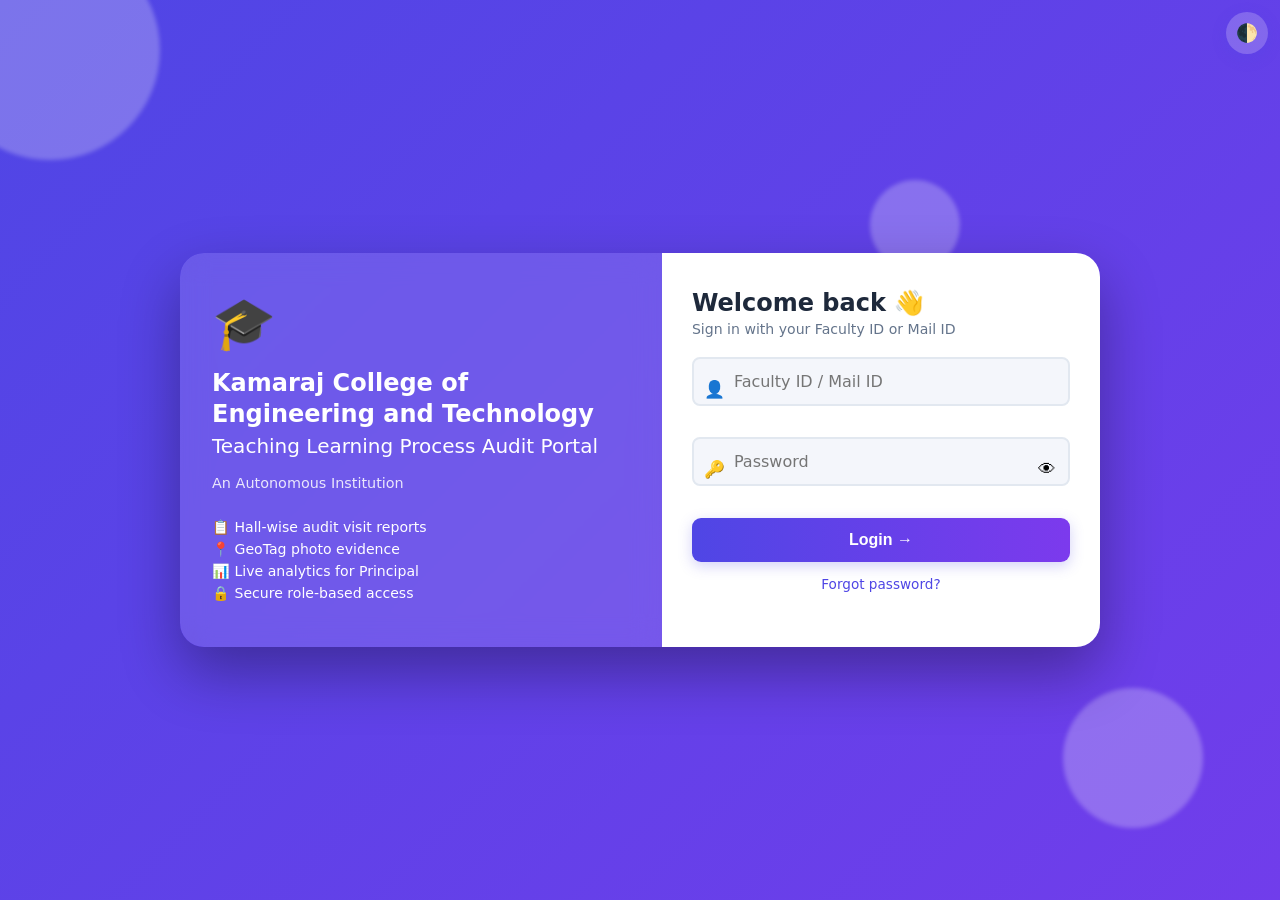
<file: TLV_Platform/faculty.html>
<!doctype html><html lang=en><head><meta charset=utf-8><meta name=viewport content="width=device-width,initial-scale=1,viewport-fit=cover"><title>Faculty</title><link rel=stylesheet href=style.css></head><body>
<header class=top></header><main><div class=stats id=st></div>
<div class=card><div class=tabs id=tb></div><div class=row><label style="flex:1;min-width:150px">Or pick a date<input type=date id=dt></label><button class="btn alt sm" id=cl>Clear</button></div></div>
<div id=ls></div><div id=fm></div></main><script src=common.js></script><script>
const u=boot('Faculty','🎓 My Audit Duties');let M,t0,base,DIR,CD,tab='today',prog=()=>{};const A={},P={};
const TB=[['today','Today'],['up','Upcoming'],['past','Past'],['all','All']];
const nowStr=()=>{const d=new Date(base+Date.now()-t0),p=n=>String(n).padStart(2,'0');return`${d.getFullYear()}-${p(d.getMonth()+1)}-${p(d.getDate())} ${p(d.getHours())}:${p(d.getMinutes())}`;};
async function pull(){M=await api('myDuties');base=new Date(M.now.replace(' ','T')).getTime();t0=Date.now();}
async function load(){await pull();DIR=(await api('directory')).rows;const td=nowStr().slice(0,10);
 if(!M.duties.some(x=>x.Date===td)&&M.duties.some(x=>x.Date>td))tab='up';draw();}
$('#dt').onchange=()=>draw();$('#cl').onclick=()=>{$('#dt').value='';draw();};
const rep=d=>{const L=M.duties.filter(x=>x.Date===d),mem=[...new Set(L.flatMap(x=>x.members.split(', ')))].map(n=>({name:n,dept:(DIR.find(y=>y.FacultyName===n)||{}).Dept||''}));return auditDoc(M.reports.filter(r=>r.Date===d),M.questions,mem,'Audit date: '+d);};
function draw(){$('#fm').innerHTML='';const td=nowStr().slice(0,10),pd=$('#dt').value,done=x=>M.reports.find(r=>r.DutyID===x.DutyID);
 const f={today:x=>x.Date===td,up:x=>x.Date>td,past:x=>x.Date<td,all:()=>1}[tab];
 const L=M.duties.filter(x=>pd?x.Date===pd:f(x)).sort((a,b)=>(a.Date+a.VisitTime).localeCompare(b.Date+b.VisitTime));
 const n=k=>M.duties.filter(k).length,dn=n(done);
 $('#st').innerHTML=[['📋',M.duties.length,'Total duties'],['📅',n(x=>x.Date===td),'Today'],['⏭️',n(x=>x.Date>td),'Upcoming'],['✅',dn,'Completed'],['⏳',M.duties.length-dn,'Pending']].map(s=>`<div class=stat><span>${s[0]}</span><b>${s[1]}</b>${s[2]}</div>`).join('');
 $('#tb').innerHTML=TB.map(t=>`<button class="btn alt ${!pd&&tab===t[0]?'on':''}" data-t=${t[0]}>${t[1]}</button>`).join('');
 const card=x=>{const op=nowStr()>=x.Date+' '+x.OpenTime,d=done(x);
  if(!op)return`<div class=q><div class=dc><div class=hn>🔒<b>Details locked</b></div><span class="badge b-lk">🔒 ${x.OpenTime}</span></div>
  <small>⏰ Visit ${x.VisitTime} • Opens ${x.OpenTime}</small></div>`;
  return`<div class=q><div class=dc><div class=hn>${x.Type==='Lab'?'🔬':'🏫'}<b>Hall ${esc(x.HallNo)}</b></div><span class="badge ${d?'b-ok':'b-wr'}">${d?'Completed':'Open'}</span></div>
  <small>${esc(x.Type)} • Block ${esc(x.Block||'-')}, Floor ${esc(x.Floor||'-')}<br>⏰ Visit ${x.VisitTime} • Opens ${x.OpenTime}<br>👥 ${esc(x.members)}</small><br><button class="btn sm" style="margin-top:8px" data-id=${x.DutyID}>${d?'✎ Edit report':'▶ Start audit'}</button></div>`};
 const G={};L.forEach(x=>(G[x.Date]=G[x.Date]||[]).push(x));
 $('#ls').innerHTML=Object.keys(G).map(d=>{const g=G[d];return`<div class=card><div class=dh><h3>📅 ${d} ${d===td?'<span class="badge b-wr">Today</span>':''}</h3><small>${g.filter(done).length}/${g.length} done</small>${g.every(done)?`<span class=row><button class="btn sm" data-w=${d}>📄 Word</button><button class="btn sm" data-p=${d}>📕 PDF</button></span>`:''}</div>${g.map(card).join('')}</div>`}).join('')
  ||`<div class="card empty">🗓️<br>No duties here<br><small>${M.duties.length?'Try another tab or date.':'No duty has been assigned to you yet. Please contact the admin.'}</small></div>`;
 $$('[data-t]').forEach(b=>b.onclick=()=>{tab=b.dataset.t;$('#dt').value='';draw();});
 $$('[data-id]').forEach(b=>b.onclick=()=>form(M.duties.find(x=>x.DutyID===b.dataset.id)));
 $$('[data-w],[data-p]').forEach(b=>b.onclick=()=>{const d=b.dataset.w||b.dataset.p;b.dataset.w?toWord('TLV_Report_'+d,rep(d)):toPDF(rep(d));});}
function form(du){CD=du;Object.keys(A).forEach(k=>delete A[k]);Object.keys(P).forEach(k=>delete P[k]);
 const old=M.reports.find(r=>r.DutyID===du.DutyID),ph=old?jp(old.Photos):{};if(old)Object.assign(A,jp(old.Answers));
 const depts=[...new Set(DIR.map(x=>x.Dept))].filter(Boolean),cats=[...new Set(M.questions.map(q=>q.Category))];
 const inp=q=>{const a=A[q.QID]||'',T=q.Type;
  if(['YesNo','Rating','Choice','Multi'].includes(T)){const L=T==='YesNo'?['Yes','No']:T==='Rating'?[1,2,3,4,5]:jp(q.Options),sel=String(a).split('; ');
   return`<div class="row rate ${T==='Multi'?'mu':''} ${T==='YesNo'?'yn':''} ${T==='Rating'?'rt':''}" data-q=${q.QID}>${L.map(v=>`<button class="btn alt sm ${sel.includes(String(v))?'on':''} ${T==='YesNo'?(v==='Yes'?'y':'n'):''}">${esc(v)}</button>`).join('')}</div>${T==='Rating'?'<div class=scale><span>1 · Poor</span><span>5 · Excellent</span></div>':''}${T==='Multi'?'<small>Select all that apply</small>':''}`;}
  if(T==='Comment')return`<textarea data-c=${q.QID} rows=3 placeholder="Type your remarks here...">${esc(a)}</textarea>`;
  return`<button type=button class="btn ph" data-cam=${q.QID}>📸 Capture GeoTag Photo</button><input type=file accept="image/*" capture=environment data-p=${q.QID} id=fi${q.QID} hidden><br><small id=g${q.QID} class=gs>${ph[q.QID]?'✔ Photo already saved (retake to replace)':''}</small><img id=i${q.QID} class=pv hidden>`;};
 $('#fm').innerHTML=`<div class="card fcard"><div class=fhead><div><div class=ftag>${du.Type==='Lab'?'LABORATORY AUDIT':'CLASSROOM AUDIT'}</div><h3>${du.Type==='Lab'?'🔬':'🏫'} Hall ${esc(du.HallNo)}</h3></div><button class="btn alt sm" id=cx>✕ Close</button></div>
 <div class=chips><span>📅 ${du.Date}</span><span>🏢 Block ${esc(du.Block||'-')}</span><span>🪜 Floor ${esc(du.Floor||'-')}</span><span>⏰ ${du.VisitTime}</span></div>
 <div class=hdl><div class=ht>Handling Details</div><div class=grid><div><label>Handling Dept <b class=req>*</b></label><select id=hd><option value="">-- Select --</option>${depts.map(d=>`<option>${esc(d)}</option>`).join('')}</select></div><div><label>Handling Faculty <b class=req>*</b></label><select id=hf></select></div></div></div>
 <div class=qs>${cats.map(c=>{const Q=M.questions.filter(q=>q.Category===c);return`<div class=sec><h4>${esc(c)}</h4><small>${Q.length} question${Q.length>1?'s':''}</small></div>`+Q.map(q=>`<div class="q qq"><div class=qt><span class=qn></span><span>${esc(q.Text)}</span></div><div class=qa>${inp(q)}</div></div>`).join('')}).join('')||'<p>No questions have been added yet.</p>'}</div></div>
 <div class=sbar><div class=pgb><i id=pb></i></div><small id=pt></small><button class=btn id=sv>💾 Save Report</button></div>`;
 const fillF=(d,v)=>{$('#hf').innerHTML=DIR.filter(x=>x.Dept===d).map(x=>`<option>${esc(x.FacultyName)}</option>`).join('');if(v)$('#hf').value=v;};
 $('#hd').onchange=e=>fillF(e.target.value);if(old){$('#hd').value=old.HandlerDept;fillF(old.HandlerDept,old.HandlerName);}
 prog=()=>{const t=M.questions.length||1,a=M.questions.filter(q=>A[q.QID]||P[q.QID]||ph[q.QID]).length;$('#pb').style.width=a/t*100+'%';$('#pt').textContent=a+'/'+M.questions.length;};prog();
 $$('.rate',$('#fm')).forEach(r=>$$('button',r).forEach(b=>b.onclick=()=>{if(r.classList.contains('mu'))b.classList.toggle('on');else{$$('button',r).forEach(x=>x.classList.remove('on'));b.classList.add('on');}A[r.dataset.q]=$$('button.on',r).map(x=>x.textContent).join('; ');prog();}));
 $$('[data-c]',$('#fm')).forEach(t=>t.oninput=()=>{A[t.dataset.c]=t.value;prog();});
 $$('[data-cam]',$('#fm')).forEach(b=>b.onclick=()=>cam(b.dataset.cam));
 $$('[data-p]',$('#fm')).forEach(f=>f.onchange=()=>photo(f));
 $('#cx').onclick=()=>{$('#fm').innerHTML='';};
 $('#sv').onclick=async()=>{if(!$('#hd').value||!$('#hf').value)return toast('Select handling dept & faculty');
  const miss=M.questions.filter(q=>!(A[q.QID]||P[q.QID]||ph[q.QID])).length;if(miss&&!confirm(miss+' question(s) unanswered. Save anyway?'))return;
  await api('submitReport',{dutyId:du.DutyID,handlerDept:$('#hd').value,handlerName:$('#hf').value,answers:A,photos:Object.values(P).filter(x=>x&&x.data)});
  toast('✔ Report saved');await pull();draw();scrollTo({top:0,behavior:'smooth'});};
 $('#fm').scrollIntoView({behavior:'smooth'});}
async function place(lat,lng){
 const get=u=>fetch(u,{signal:AbortSignal.timeout(6000)}).then(r=>r.json());
 try{const j=await get(`https://nominatim.openstreetmap.org/reverse?format=jsonv2&zoom=18&accept-language=en&lat=${lat}&lon=${lng}`);if(j&&j.display_name)return j.display_name;}catch(e){}
 try{const j=await get(`https://api.bigdatacloud.net/data/reverse-geocode-client?latitude=${lat}&longitude=${lng}&localityLanguage=en`);
  const s=[j.locality,j.city,j.principalSubdivision,j.countryName].filter((v,i,a)=>v&&a.indexOf(v)===i).join(', ');if(s)return s;}catch(e){}
 return '';}
const geo=()=>new Promise(r=>navigator.geolocation.getCurrentPosition(p=>r(p),()=>r(null),{enableHighAccuracy:true,timeout:15000}));
async function cam(q){const g=$('#g'+q);
 if(!(navigator.mediaDevices&&navigator.mediaDevices.getUserMedia)){$('#fi'+q).click();return;}
 const gp=geo();let st,er;
 for(const c of [{video:{facingMode:{ideal:'environment'},width:{ideal:1920},height:{ideal:1080}},audio:false},{video:true,audio:false}]){
  try{st=await navigator.mediaDevices.getUserMedia(c);break;}catch(e){er=e;if(e.name==='NotAllowedError'||e.name==='SecurityError')break;}}
 if(!st){const n=er&&er.name,why=n==='NotAllowedError'?'Camera permission denied. Tap the 🔒 icon in the address bar → Permissions → allow Camera, then reload.':n==='NotFoundError'?'No camera found.':n==='NotReadableError'?'Camera is in use by another app.':'Camera unavailable'+(n?' ('+n+')':'')+'.';
  g.innerHTML='❌ '+esc(why)+'<br><button type=button class="btn alt sm" id=nc'+q+'>📷 Use phone camera instead</button>';
  $('#nc'+q).onclick=()=>$('#fi'+q).click();return;}
 const o=document.createElement('div');o.style.cssText='position:fixed;inset:0;background:#000;z-index:9999;display:flex;flex-direction:column';
 o.innerHTML='<video autoplay playsinline muted style="flex:1;min-height:0;width:100%;object-fit:contain"></video><div style="display:flex;justify-content:space-around;align-items:center;padding:16px;background:#000"><button type=button class="btn alt" id=cc>✕ Cancel</button><button type=button id=cs aria-label=Capture style="width:68px;height:68px;border-radius:50%;border:4px solid #fff;background:#e53935"></button><span style="width:80px"></span></div>';
 document.body.appendChild(o);const v=o.querySelector('video');v.srcObject=st;
 const close=()=>{st.getTracks().forEach(t=>t.stop());o.remove();};
 o.querySelector('#cc').onclick=close;
 o.querySelector('#cs').onclick=()=>{if(!v.videoWidth)return;const w=v.videoWidth,h=v.videoHeight,c=document.createElement('canvas');c.width=w;c.height=h;c.getContext('2d').drawImage(v,0,0,w,h);const when=nowStr();close();finish(q,c,w,h,when,gp);};}
function photo(f){const im=new Image(),when=nowStr();im.onload=()=>finish(f.dataset.p,im,im.width,im.height,when);im.src=URL.createObjectURL(f.files[0]);}
async function finish(q,src,w,h,when,gp){const g=$('#g'+q);g.textContent='📍 Getting location...';const pos=await(gp||geo());
 if(!pos){g.textContent='❌ Location denied – allow GPS for geotag';return;}
 const lat=pos.coords.latitude.toFixed(5),lng=pos.coords.longitude.toFixed(5);g.textContent='📍 Finding place name...';const pn=await place(lat,lng);
 render(q,src,w,h,lat,lng,g,pn,when);}
function render(q,src,sw,sh,lat,lng,g,pn,when){const k=Math.min(1,1000/sw),c=document.createElement('canvas');c.width=sw*k;c.height=sh*k;const x=c.getContext('2d');x.drawImage(src,0,0,c.width,c.height);
 const fs=Math.max(14,Math.round(c.width/48)),lh=fs*1.35,pad=8;x.font=`bold ${fs}px "Times New Roman", Times, serif`;x.textBaseline='alphabetic';
 const wrap=(t,m)=>{const o=[];let l='';t.split(' ').forEach(w=>{const n=l?l+' '+w:w;if(x.measureText(n).width>m&&l){o.push(l);l=w;}else l=n;});if(l)o.push(l);return o;};
 const det=CD?`Details: ${CD.Type||'Hall'} - Hall ${CD.HallNo}, Block ${CD.Block||'-'}, Floor ${CD.Floor||'-'}`:'';
 const L=[...(pn?wrap('Place: '+pn,c.width-2*pad).slice(0,3):[]),`Location: Lat ${lat}, Long ${lng}`,...(det?wrap(det,c.width-2*pad):[]),`Date & Time: ${when}`],h=lh*L.length+pad,top=c.height-h;
 x.fillStyle='#000000b3';x.fillRect(0,top,c.width,h);x.fillStyle='#fff';L.forEach((t,i)=>x.fillText(t,pad,top+pad/2+lh*i+fs));
 const d=c.toDataURL('image/jpeg',.7);P[q]={qid:q,lat,lng,place:pn,data:d};g.textContent='✔ Geotagged: '+(pn||lat+', '+lng);const v=$('#i'+q);v.src=d;v.hidden=false;prog();}
if(u)load();
</script></body></html>
</file>
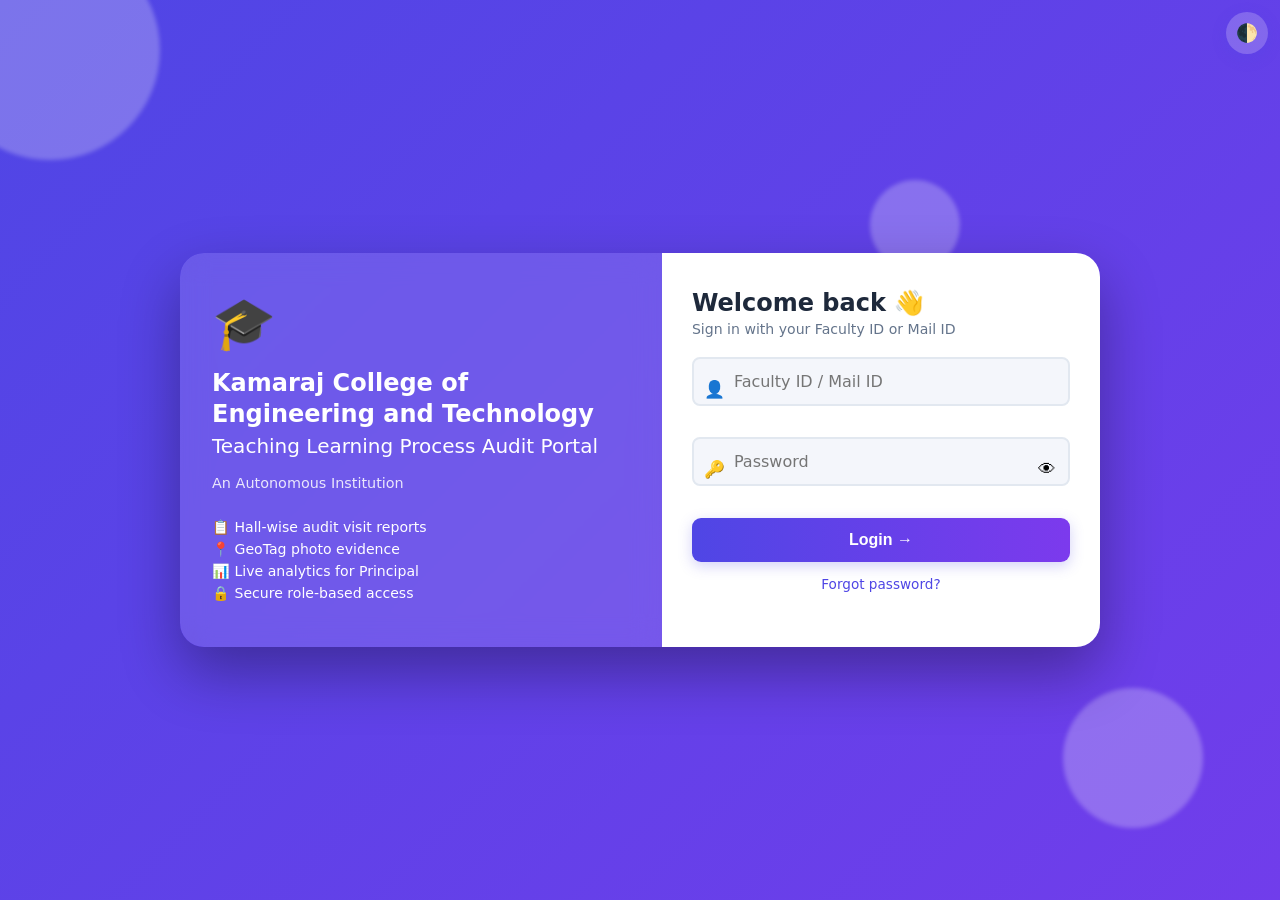
<file: TLV_Platform/principal.html>
<!doctype html><html lang=en><head><meta charset=utf-8><meta name=viewport content="width=device-width,initial-scale=1"><title>Principal</title><link rel=stylesheet href=style.css></head><body>
<header class=top></header><main id=m></main><script src=common.js></script><script>
if(boot('Principal','Principal Dashboard – TLV Audit'))analytics($('#m'));
</script></body></html>
</file>
<file: Dummy_Number_Verifier/app.css>
:root{--bg:#f2f4ff;--card:rgba(255,255,255,.78);--tx:#1c2038;--mu:#6b7194;--pr:#5b6cff;--pr2:#a15bff;--ok:#16a34a;--bad:#e11d48;--bd:rgba(120,130,180,.25);--sh:0 10px 40px rgba(60,70,150,.15);--in:rgba(255,255,255,.9)}
[data-theme=dark]{--bg:#0a0d1c;--card:rgba(24,28,56,.72);--tx:#eef0ff;--mu:#9aa1c9;--bd:rgba(150,160,230,.18);--sh:0 10px 40px rgba(0,0,0,.5);--in:rgba(10,13,30,.7)}
*{box-sizing:border-box}
body{margin:0;font-family:Inter,system-ui,-apple-system,Segoe UI,Roboto,sans-serif;background:var(--bg);color:var(--tx);min-height:100vh;transition:background .3s,color .3s}
body:before,body:after{content:"";position:fixed;width:50vmax;height:50vmax;border-radius:50%;filter:blur(90px);opacity:.35;z-index:-1;animation:fl 16s ease-in-out infinite alternate}
body:before{background:var(--pr);top:-20vmax;left:-15vmax}body:after{background:var(--pr2);bottom:-20vmax;right:-15vmax;animation-delay:-8s}
@keyframes fl{to{transform:translate(8vmax,6vmax) scale(1.2)}}
@keyframes up{from{opacity:0;transform:translateY(18px)}to{opacity:1;transform:none}}
@keyframes pop{0%{transform:scale(0)}70%{transform:scale(1.35)}100%{transform:scale(1)}}
@keyframes shake{25%{transform:translateX(-5px)}75%{transform:translateX(5px)}}
.wrap{max-width:1100px;margin:0 auto;padding:16px}
.top{position:sticky;top:0;z-index:5;display:flex;align-items:center;gap:10px;padding:12px 16px;background:var(--card);backdrop-filter:blur(14px);border-bottom:1px solid var(--bd)}
.top h1{font-size:1.05rem;margin:0;flex:1;background:linear-gradient(90deg,var(--pr),var(--pr2));-webkit-background-clip:text;background-clip:text;color:transparent}
.card{background:var(--card);backdrop-filter:blur(14px);border:1px solid var(--bd);border-radius:18px;box-shadow:var(--sh);padding:18px;margin:14px 0;animation:up .5s both}
.btn{border:0;cursor:pointer;color:#fff;font-weight:600;padding:10px 18px;border-radius:12px;background:linear-gradient(135deg,var(--pr),var(--pr2));transition:transform .15s,box-shadow .2s,opacity .2s;box-shadow:0 6px 18px rgba(91,108,255,.35);font-size:.9rem}
.btn:hover{transform:translateY(-2px)}.btn:active{transform:scale(.96)}.btn:disabled{opacity:.45;pointer-events:none}
.btn.g{background:var(--in);color:var(--tx);border:1px solid var(--bd);box-shadow:none}.btn.r{background:var(--bad)}.btn.s{padding:6px 12px;font-size:.8rem}
input,select{width:100%;padding:11px 13px;border-radius:12px;border:1px solid var(--bd);background:var(--in);color:var(--tx);font-size:1rem;outline:0;transition:border .2s,box-shadow .2s}
input:focus,select:focus{border-color:var(--pr);box-shadow:0 0 0 4px rgba(91,108,255,.2)}
label{font-size:.78rem;color:var(--mu);font-weight:600;display:block;margin:0 0 5px}
.g2{display:grid;grid-template-columns:repeat(auto-fit,minmax(170px,1fr));gap:12px;align-items:end}
.tabs{display:flex;gap:8px;overflow-x:auto;padding-bottom:4px}.tabs .btn{white-space:nowrap}.tabs .on{background:linear-gradient(135deg,var(--pr),var(--pr2));color:#fff}
.tw{overflow-x:auto}table{width:100%;border-collapse:collapse;font-size:.88rem}
th,td{padding:10px 8px;text-align:left;border-bottom:1px solid var(--bd);white-space:nowrap}th{color:var(--mu);font-size:.75rem;text-transform:uppercase}
tr{animation:up .4s both}
.chip{padding:3px 10px;border-radius:20px;font-size:.75rem;font-weight:700;background:rgba(22,163,74,.15);color:var(--ok)}.chip.l{background:rgba(225,29,72,.15);color:var(--bad)}.chip.w{background:rgba(245,158,11,.18);color:#d97706}
.stats{display:grid;grid-template-columns:repeat(auto-fit,minmax(130px,1fr));gap:10px}.stat{padding:12px;border-radius:14px;background:var(--in);border:1px solid var(--bd)}.stat b{font-size:1.5rem;display:block}.stat span{font-size:.75rem;color:var(--mu)}
.bar{height:10px;border-radius:8px;background:var(--bd);overflow:hidden}.bar i{display:block;height:100%;width:0;background:linear-gradient(90deg,var(--pr),var(--pr2));transition:width .4s}
.vr{display:grid;grid-template-columns:1fr auto 1.2fr 34px;gap:8px;align-items:center;padding:8px 0;border-bottom:1px solid var(--bd);animation:up .4s both}
.vr .dn{font-size:1rem}.pf{font-weight:800;letter-spacing:2px;padding:9px 10px;border-radius:10px;background:rgba(91,108,255,.14);color:var(--pr)}
.st{font-size:1.4rem;font-weight:900;text-align:center}.st.ok{color:var(--ok);animation:pop .4s}.st.bad{color:var(--bad);animation:shake .4s}
.vr.bad input{border-color:var(--bad)}.vr.ok input{border-color:var(--ok)}
.login{max-width:400px;margin:12vh auto 0}.logo{width:64px;height:64px;border-radius:20px;margin:0 auto 12px;display:grid;place-items:center;font-size:2rem;background:linear-gradient(135deg,var(--pr),var(--pr2));animation:pop .6s}
.toast{position:fixed;left:50%;bottom:24px;transform:translate(-50%,40px);opacity:0;padding:12px 20px;border-radius:14px;background:#222;color:#fff;z-index:99;transition:.3s;max-width:90vw}.toast.on{opacity:1;transform:translate(-50%,0)}.toast.e{background:var(--bad)}.toast.k{background:var(--ok)}
.busy{position:fixed;inset:0;background:rgba(0,0,0,.35);display:none;place-items:center;z-index:98}.busy.on{display:grid}.busy i{width:44px;height:44px;border:5px solid #fff5;border-top-color:#fff;border-radius:50%;animation:sp .8s linear infinite}@keyframes sp{to{transform:rotate(360deg)}}
.hide{display:none}.mu{color:var(--mu);font-size:.85rem}
@media(max-width:520px){.wrap{padding:10px}.card{padding:14px}.vr{grid-template-columns:1fr auto;grid-template-areas:"d p" "i s"}.vr .dn{grid-area:d}.vr .pf{grid-area:p}.vr input{grid-area:i}.vr .st{grid-area:s}}
select option{background:var(--bg);color:var(--tx)}
</file>
<file: Mark Entry/app.css>
:root{--bg:#f5f2ec;--card:#fff;--tx:#1f2433;--mu:#6d7488;--ac:#7a1f2b;--ac2:#c1902f;--bd:#e6e1d7;--ok:#1b7f55;--er:#c53030;--g:linear-gradient(120deg,#5c141f,#8f2a39 55%,#b8862b);--sh:0 6px 24px rgba(60,20,30,.09)}
[data-t=dark]{--bg:#0f1219;--card:#181d27;--tx:#e9ebf1;--mu:#8f98ac;--ac:#e47b90;--ac2:#e0b252;--bd:#283040;--ok:#4cc38a;--er:#ff7b6b;--g:linear-gradient(120deg,#2a0e15,#5a1a28 55%,#7a5a1b);--sh:0 6px 24px rgba(0,0,0,.4)}
*{box-sizing:border-box;-webkit-tap-highlight-color:transparent}html{scroll-behavior:smooth}
body{margin:0;font:16px/1.5 "Segoe UI",system-ui,-apple-system,sans-serif;background:var(--bg);color:var(--tx);transition:background .3s,color .3s}
h1,h2,h3{font-family:Georgia,"Times New Roman",serif;margin:.2em 0}h3{font-size:1.2rem}
header{display:flex;gap:10px;align-items:center;padding:12px 18px;background:var(--g);color:#fff;position:sticky;top:0;z-index:20;box-shadow:0 2px 14px rgba(0,0,0,.25)}
header b{flex:1;font:700 1rem Georgia,serif;line-height:1.25}header small{display:block;font:400 .74rem "Segoe UI",sans-serif;opacity:.85}
header button{background:rgba(255,255,255,.18);padding:8px 12px;min-height:38px}
main{max-width:1200px;margin:auto;padding:14px 14px 90px}
.card{background:var(--card);border:1px solid var(--bd);border-radius:14px;padding:16px;margin:12px 0;box-shadow:var(--sh);animation:in .45s both}
@keyframes in{from{opacity:0;transform:translateY(14px)}}@keyframes pop{from{opacity:0;transform:scale(.9)}}@keyframes shake{25%{transform:translateX(-5px)}75%{transform:translateX(5px)}}
button,.btn{background:var(--ac);color:#fff;border:0;border-radius:10px;padding:10px 16px;min-height:44px;cursor:pointer;font:600 .95rem inherit;font-family:inherit;transition:transform .15s,box-shadow .2s,opacity .2s;display:inline-flex;align-items:center;justify-content:center;gap:6px}
button:hover,.btn:hover{transform:translateY(-2px);box-shadow:0 6px 16px rgba(0,0,0,.2)}button:active{transform:scale(.96)}button:disabled{opacity:.5}
button.g,.btn.g{background:transparent;color:var(--tx);border:1px solid var(--bd)}button.d{background:var(--er)}button.ok{background:var(--ok)}button.go{background:var(--ac2);color:#222}
input,select{background:var(--bg);color:var(--tx);border:1.5px solid var(--bd);border-radius:10px;padding:10px 12px;min-height:44px;font:inherit;max-width:100%;transition:border-color .2s,box-shadow .2s}
input:focus,select:focus{outline:0;border-color:var(--ac2);box-shadow:0 0 0 3px rgba(193,144,47,.25)}
.row{display:flex;flex-wrap:wrap;gap:8px;align-items:center;margin:8px 0}.row>*{flex:0 1 auto}.grow{flex:1 1 160px!important}.end{justify-content:flex-end}
.tabs{display:flex;gap:6px;overflow-x:auto;padding:6px 2px;position:sticky;top:62px;z-index:15;background:var(--bg);scrollbar-width:none}.tabs::-webkit-scrollbar{display:none}
.tabs button{background:var(--card);color:var(--tx);border:1px solid var(--bd);white-space:nowrap;border-radius:99px;padding:8px 16px;min-height:40px}.tabs button.on{background:var(--g);color:#fff;border-color:transparent}
.tw{overflow-x:auto;border-radius:10px;border:1px solid var(--bd)}table{border-collapse:collapse;width:100%}th,td{border-bottom:1px solid var(--bd);padding:9px 11px;text-align:left}th{background:var(--bg);position:sticky;top:0;font-weight:700}tr:hover td{background:rgba(193,144,47,.07)}
.grid{display:grid;grid-template-columns:repeat(auto-fill,minmax(210px,1fr));gap:12px}
.fc{cursor:pointer;border:1px solid var(--bd);border-left:5px solid var(--ac2);border-radius:12px;padding:14px;background:var(--card);transition:transform .2s,box-shadow .2s;animation:pop .35s both}.fc:hover{transform:translateY(-4px);box-shadow:var(--sh)}.fc b{font-size:1.05rem}
.tag{font-size:.74rem;padding:3px 10px;border-radius:99px;background:var(--bd);font-weight:600;display:inline-block;margin-top:6px}.tag.ok{background:var(--ok);color:#fff}.tag.w{background:var(--ac2);color:#222}.tag.e{background:var(--er);color:#fff}
.stat{font:700 2.1rem Georgia,serif;color:var(--ac)}.mu{color:var(--mu)}
.bar{height:8px;background:var(--bd);border-radius:9px;overflow:hidden}.bar i{display:block;height:100%;background:var(--g);transition:width .8s}
.dc{border:1px solid var(--bd);border-radius:12px;padding:12px;margin:10px 0;background:var(--card);animation:pop .3s both}.dh{display:flex;justify-content:space-between;margin-bottom:8px;font-size:1.05rem}.dh span{background:var(--bg);padding:2px 12px;border-radius:99px}
.qg{display:grid;grid-template-columns:repeat(auto-fill,minmax(78px,1fr));gap:8px}.qg label{font-size:.78rem;color:var(--mu);display:flex;flex-direction:column;gap:2px}
.qg input{width:100%;text-align:center;font-size:1.1rem;font-weight:700;padding:8px 2px}.qg input:disabled{opacity:.3}input.bad{border-color:var(--er);animation:shake .4s}
.sb{position:fixed;left:0;right:0;bottom:0;padding:10px 14px;background:var(--card);border-top:1px solid var(--bd);display:flex;gap:8px;justify-content:center;z-index:18;box-shadow:0 -6px 20px rgba(0,0,0,.12)}
.mo{position:fixed;inset:0;background:rgba(10,10,20,.55);backdrop-filter:blur(4px);display:flex;align-items:center;justify-content:center;padding:14px;z-index:50;animation:in .2s}
.mb{background:var(--card);border-radius:18px;padding:22px;max-width:480px;width:100%;max-height:88vh;overflow:auto;animation:pop .3s;box-shadow:0 20px 60px rgba(0,0,0,.4)}.mb h3{text-align:center}.ic{font-size:2.6rem;text-align:center}
.kv{display:grid;grid-template-columns:auto 1fr;gap:4px 12px;background:var(--bg);padding:12px;border-radius:10px;margin:10px 0}.kv b{color:var(--mu);font-weight:600}
#toast{position:fixed;bottom:84px;left:50%;transform:translate(-50%,20px);background:var(--tx);color:var(--bg);padding:11px 20px;border-radius:12px;opacity:0;pointer-events:none;transition:.3s;z-index:99;max-width:92vw;text-align:center}#toast.s{opacity:1;transform:translate(-50%,0)}
#ld{position:fixed;top:0;left:0;height:3px;background:var(--ac2);width:0;transition:width .4s;z-index:100}
.sk{height:78px;border-radius:12px;background:linear-gradient(90deg,var(--bd),var(--card),var(--bd));background-size:200%;animation:sk 1.2s infinite}@keyframes sk{to{background-position:-200%}}
.login{min-height:100vh;display:flex;align-items:center;justify-content:center;padding:16px;background:var(--g);position:relative;overflow:hidden}
.login i{position:absolute;border-radius:50%;background:rgba(255,255,255,.08);animation:fl 9s ease-in-out infinite}.login i:nth-child(1){width:340px;height:340px;top:-90px;left:-80px}.login i:nth-child(2){width:260px;height:260px;bottom:-60px;right:-40px;animation-delay:-3s}.login i:nth-child(3){width:140px;height:140px;top:40%;right:12%;animation-delay:-6s}
@keyframes fl{50%{transform:translate(24px,-30px) scale(1.08)}}
.lc{background:var(--card);border-radius:22px;padding:28px 24px;width:100%;max-width:410px;position:relative;box-shadow:0 24px 70px rgba(0,0,0,.4);animation:pop .6s}.lc h2{font-size:1.7rem;margin:0}.lc .crest{font-size:2.6rem;text-align:center;animation:fl 5s infinite}
.sign{margin-top:26px;text-align:right}
@media(max-width:640px){main{padding:10px 10px 90px}header{padding:10px 12px}.tabs{top:58px}.grid{grid-template-columns:1fr 1fr}.card{padding:13px}th,td{padding:8px}.row>button,.row>.btn{flex:1 1 auto}.mb{padding:18px}}
@media(max-width:380px){.grid{grid-template-columns:1fr}}
@media(prefers-reduced-motion:reduce){*{animation:none!important;transition:none!important}}
</file>
